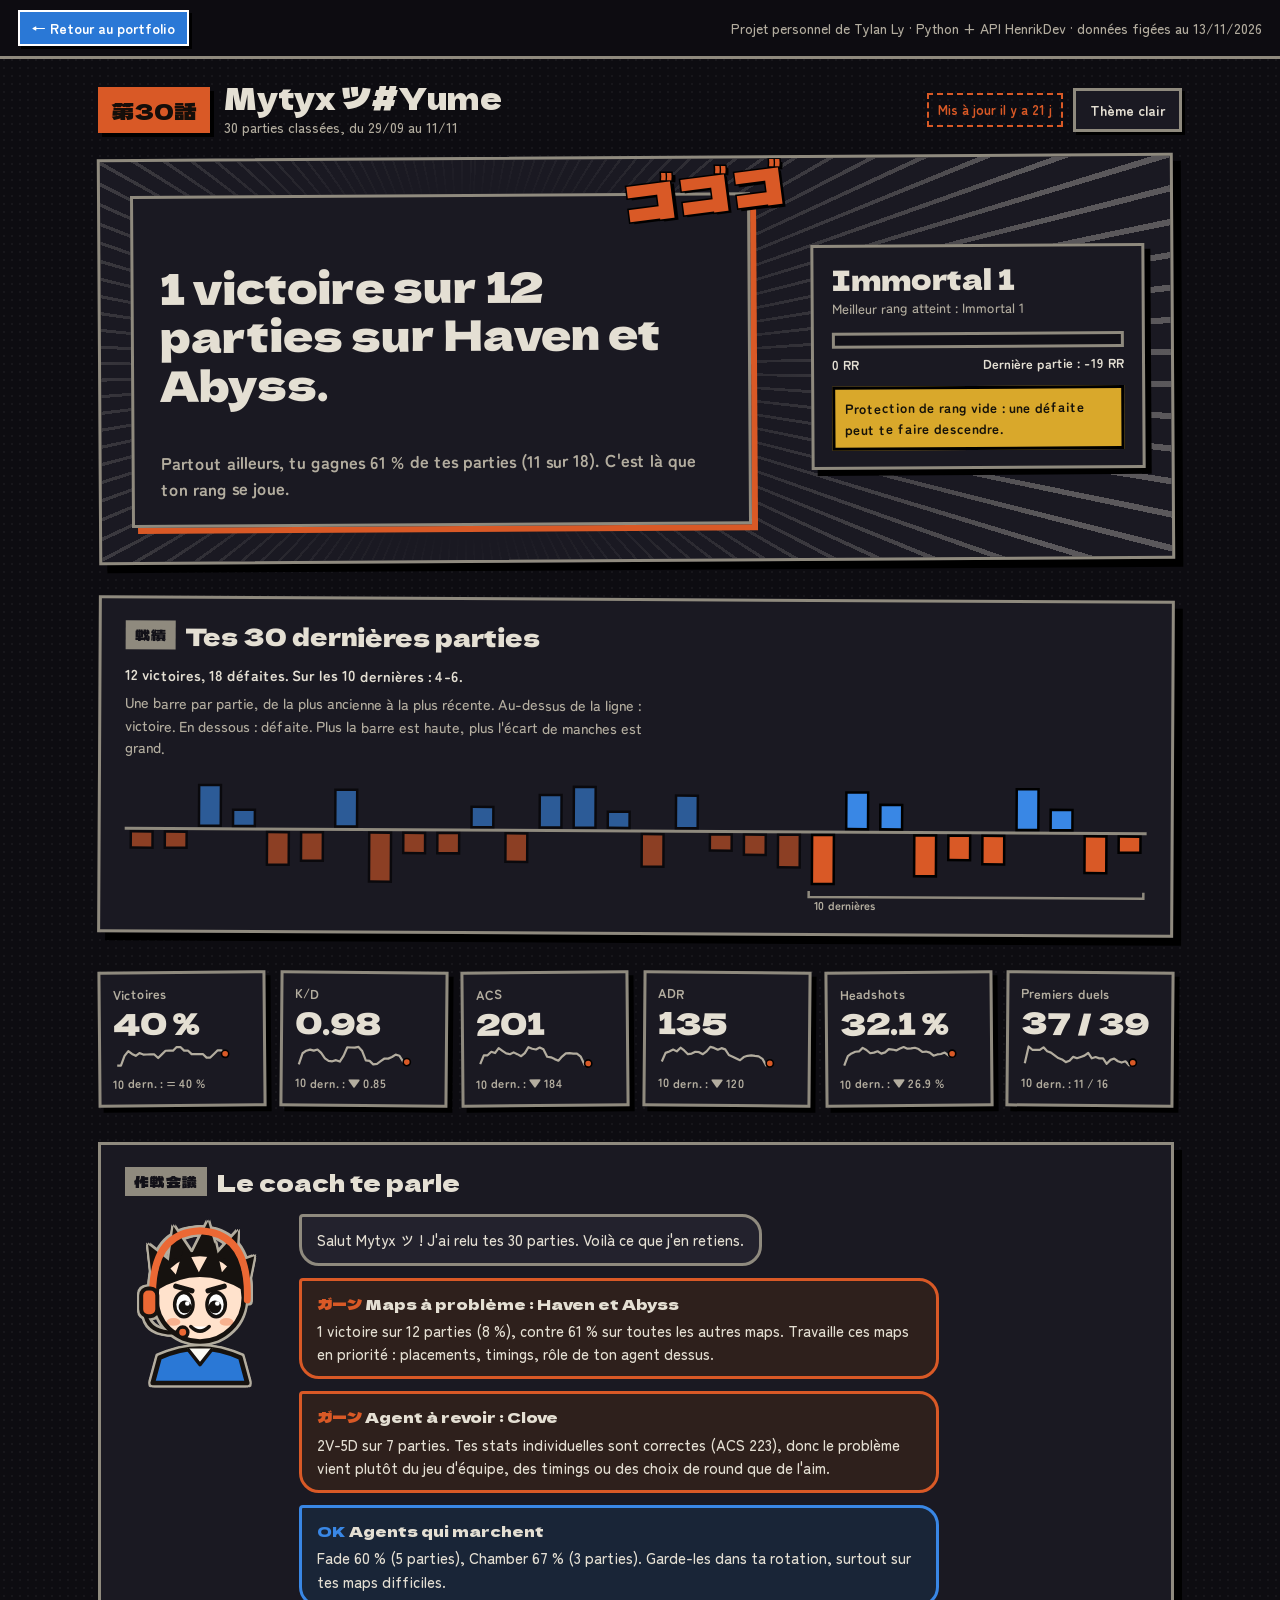
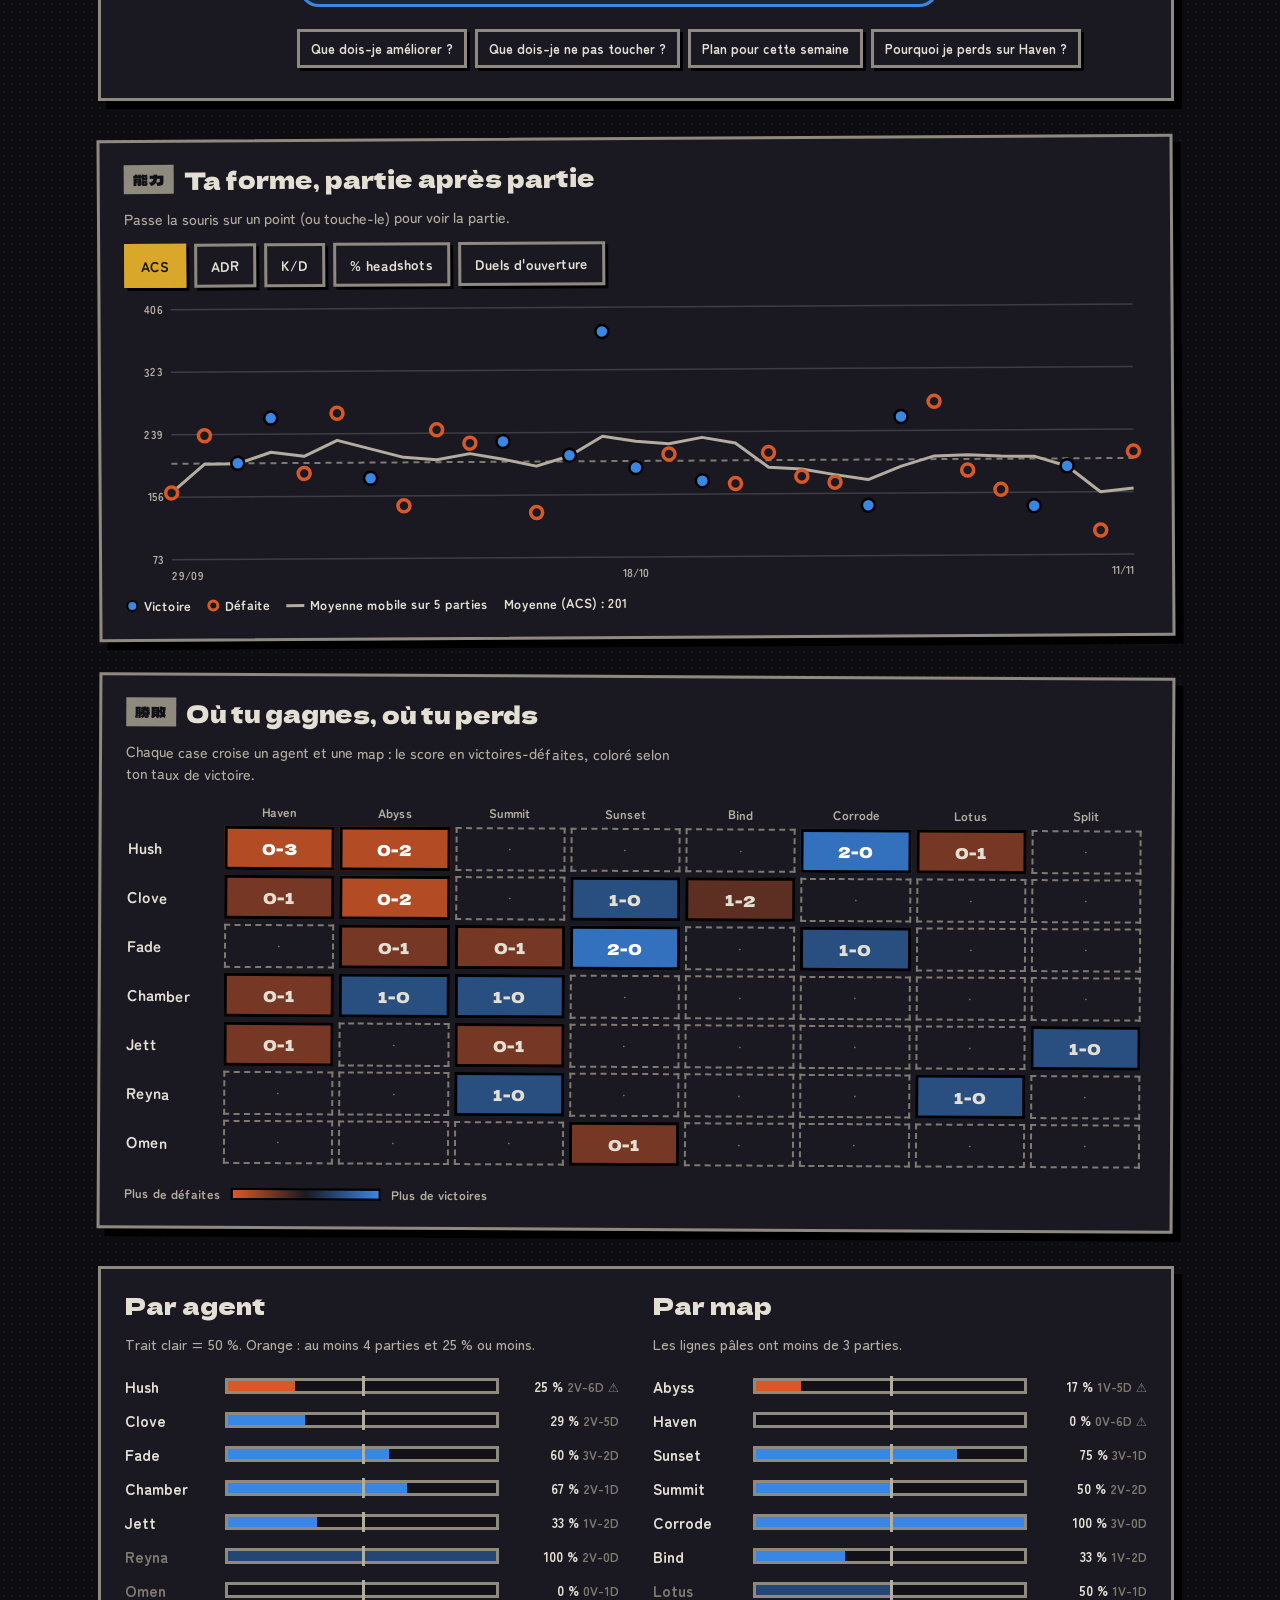
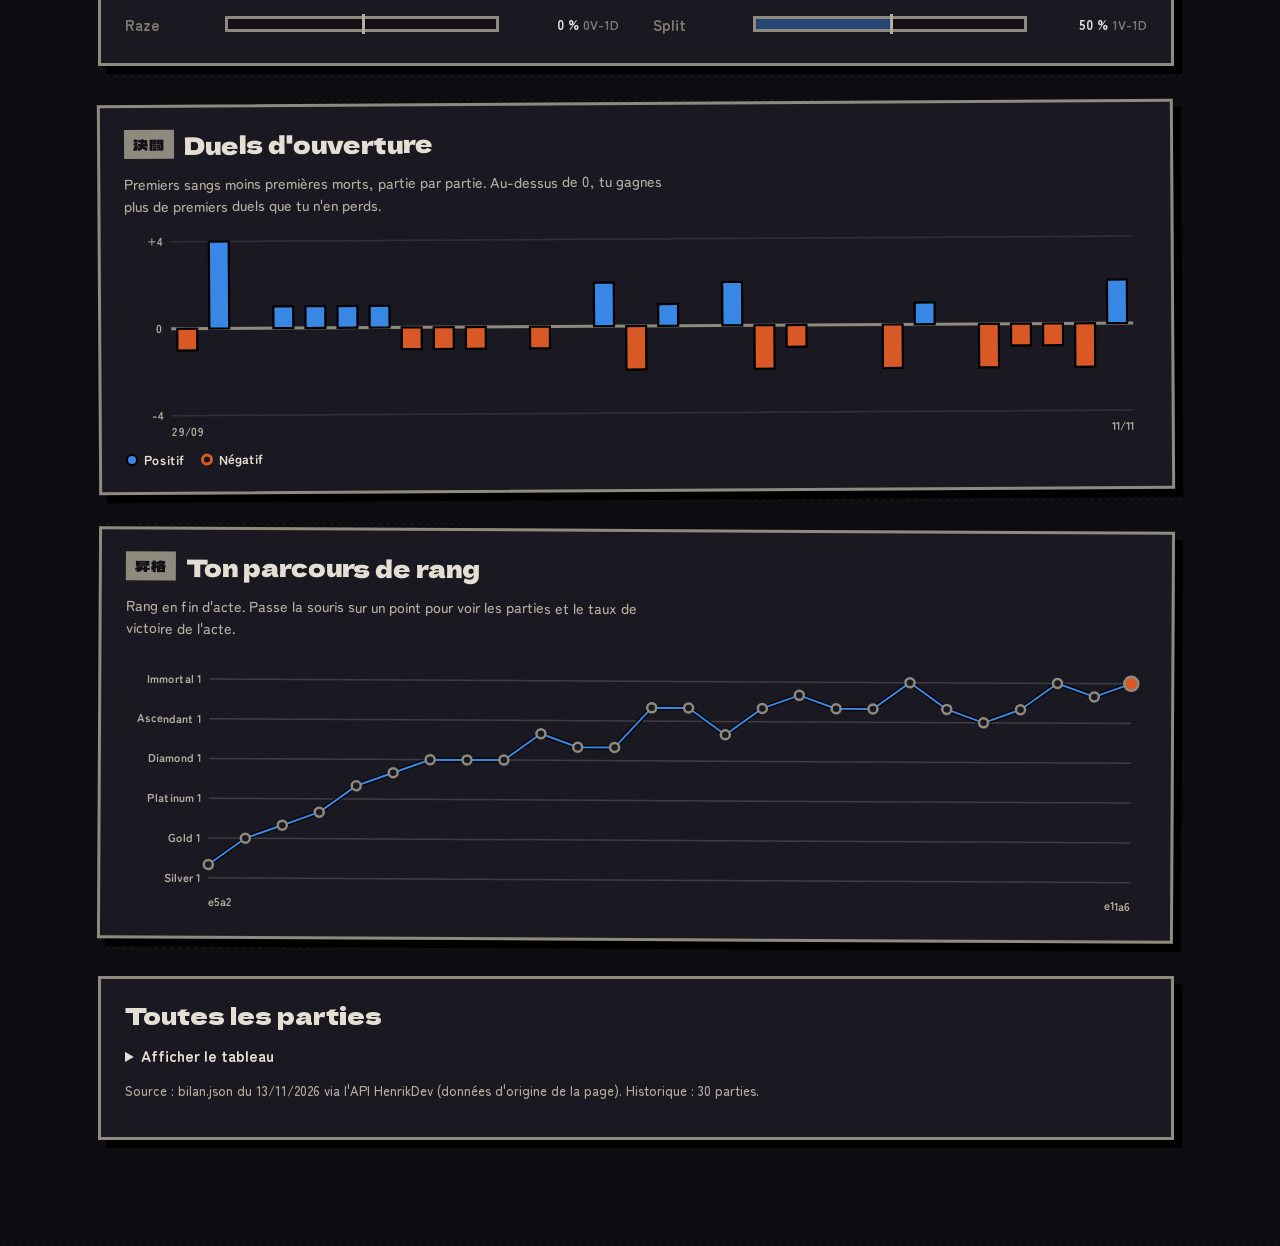
<file: valorant/index.html>
<!DOCTYPE html>
<html lang="fr">
<head>
<meta charset="utf-8">
<meta name="viewport" content="width=device-width,initial-scale=1">
<title>Valorant — Chronique de Mytyx ツ#Yume (version manga)</title>
<link rel="preconnect" href="https://fonts.googleapis.com">
<link rel="preconnect" href="https://fonts.gstatic.com" crossorigin>
<link href="https://fonts.googleapis.com/css2?family=Dela+Gothic+One&family=Zen+Maru+Gothic:wght@500;700;900&display=swap" rel="stylesheet">
<style>
:root{color-scheme:dark;--page:#0d0c11;--paper:#1a1922;--paper2:#121118;--ink:#e4dfd3;--ink2:#b3ad9f;--ink3:#7f7a70;--edge:#8f8a7e;--shadow:#000;--blue:#3987e5;--blueb:#2a78d6;--orange:#d95926;--sun:#d9a82b;--sunink:#17130a;--dot:rgba(255,255,255,.045);--bub:#23222d;--bubfix:#2e201c;--bubkeep:#192537;--inputbg:#121118;--tipbg:#0a0a0e;--tipink:#e4dfd3;--burst:rgba(228,223,211,.32)}
:root[data-theme=light]{color-scheme:light;--page:#f1efe4;--paper:#fbfaf4;--paper2:#f1efe4;--ink:#16120f;--ink2:#4b443d;--ink3:#8a8277;--edge:#16120f;--shadow:#16120f;--blue:#2a78d6;--blueb:#2a78d6;--orange:#eb6834;--sun:#ffd23f;--sunink:#16120f;--dot:rgba(22,18,15,.22);--bub:#ffffff;--bubfix:#fff1ea;--bubkeep:#eaf2fc;--inputbg:#ffffff;--tipbg:#16120f;--tipink:#fbfaf4;--burst:#16120f}
:root{--disp:"Dela Gothic One","Noto Sans CJK JP","Hiragino Sans","Yu Gothic",system-ui,sans-serif;--body:"Zen Maru Gothic","Noto Sans CJK JP","Hiragino Maru Gothic ProN","Yu Gothic",system-ui,sans-serif}
*{box-sizing:border-box}
html{background:var(--page)}
body{margin:0;color:var(--ink);font:500 15.5px/1.55 var(--body);font-variant-numeric:tabular-nums;background:var(--page);background-image:radial-gradient(circle,var(--dot) 1.1px,transparent 1.5px);background-size:8px 8px}
.page{max-width:1120px;margin:0 auto;padding:22px 18px 70px}
h1,h2,h3,.disp{font-family:var(--disp);font-weight:400;margin:0}
.panel{position:relative;background:var(--paper);border:3px solid var(--edge);box-shadow:8px 8px 0 var(--shadow);padding:22px 24px;margin:0 8px 36px 0}
.panel.tilt{transform:rotate(-.35deg)}
.panel.tilt2{transform:rotate(.3deg)}
.tag{display:inline-flex;align-items:center;gap:10px;margin-bottom:14px}
.tag .jp{font:400 15px/1 var(--disp);background:var(--edge);color:var(--paper2);padding:7px 9px;letter-spacing:.06em}
.tag h2{font-size:24px;line-height:1.15}
.hint{color:var(--ink2);font-size:14.5px;margin:0 0 14px;max-width:68ch}
.top{display:flex;flex-wrap:wrap;gap:14px 22px;align-items:center;justify-content:space-between;margin-bottom:30px}
.ep{display:flex;align-items:center;gap:14px}
.epn{font:400 22px/1 var(--disp);background:var(--orange);color:#150e0a;padding:12px 14px;box-shadow:4px 4px 0 var(--shadow)}
h1{font-size:30px;line-height:1.08}
.sub{margin:3px 0 0;color:var(--ink2);font-size:14px}
.tools{display:flex;gap:10px;flex-wrap:wrap;align-items:center}
button,.btn{font:700 14px var(--body);padding:9px 14px;border:3px solid var(--edge);background:var(--paper);color:var(--ink);cursor:pointer;box-shadow:3px 3px 0 var(--shadow);transition:transform .08s,box-shadow .08s,border-color .15s}
button:hover,.btn:hover{transform:translate(-1px,-1px);box-shadow:5px 5px 0 var(--shadow);border-color:var(--ink2)}
button:active,.btn:active{transform:translate(2px,2px);box-shadow:1px 1px 0 var(--shadow)}
.btn.go{background:var(--blueb);color:#fff;border-color:var(--blueb)}
button[aria-pressed=true],button[aria-expanded=true]{background:var(--sun);color:var(--sunink);border-color:var(--sun)}
.fresh{font-size:13px;color:var(--ink2);border:2px dashed var(--ink3);padding:5px 9px}
.fresh.stale{border-color:var(--orange);color:var(--orange);font-weight:700}
.toast{position:fixed;left:50%;bottom:26px;transform:translate(-50%,30px);opacity:0;pointer-events:none;z-index:50;max-width:min(560px,92vw);display:flex;gap:12px;align-items:flex-start;background:var(--paper);color:var(--ink);border:3px solid var(--blueb);box-shadow:6px 6px 0 var(--shadow);padding:14px 18px;transition:opacity .25s,transform .25s}
.toast.show{opacity:1;transform:translate(-50%,0);pointer-events:auto}
.toast.err{border-color:var(--orange)}
.toast b{font:400 15px/1.2 var(--disp);display:block;margin-bottom:3px}
.toast .ic{flex:none;width:28px;height:28px;display:grid;place-items:center;background:var(--blueb);color:#fff;font:400 16px/1 var(--disp)}
.toast.err .ic{background:var(--orange);color:#150e0a}
.toast p{margin:0;font-size:14px;color:var(--ink2)}
@media (prefers-reduced-motion:reduce){.toast{transition:none}}
.msg{font-weight:700;font-size:14px;margin:-12px 0 22px;min-height:0}
.msg.err{color:var(--orange)}
#howpanel ol{margin:6px 0 0;padding-left:22px}
#howpanel li{margin:8px 0}
code{font:700 13px ui-monospace,Consolas,monospace;background:var(--paper2);color:var(--sun);padding:1px 6px;border:2px solid var(--edge)}
:root[data-theme=light] code{background:var(--sun);color:var(--sunink);border-color:var(--ink)}
.drop{display:block;margin-top:16px;border:3px dashed var(--edge);padding:22px;text-align:center;font-weight:700;cursor:pointer;background:var(--paper2)}
.drop.over,body.dragging .drop{background:var(--sun);color:var(--sunink)}
.drop small{display:block;font-weight:500;color:var(--ink2)}
.hero{display:grid;grid-template-columns:minmax(0,1.9fr) minmax(240px,1fr);gap:26px;align-items:stretch;padding:0;overflow:hidden;min-height:330px}
.burst{position:absolute;inset:0;background:repeating-conic-gradient(from 3deg at 34% 52%,var(--burst) 0 .5deg,transparent .5deg 2.6deg);-webkit-mask-image:radial-gradient(circle at 34% 52%,transparent 22%,#000 82%);mask-image:radial-gradient(circle at 34% 52%,transparent 22%,#000 82%)}
.cap,.card{position:relative;z-index:1}
.cap{align-self:center;margin:34px 0 34px 30px;background:var(--paper);border:3px solid var(--edge);box-shadow:6px 6px 0 var(--orange);padding:22px 26px;max-width:620px}
.lead{font:400 clamp(26px,4.2vw,42px)/1.15 var(--disp)}
.lead2{margin:12px 0 0;font-size:17px;color:var(--ink2);font-weight:700}
.sfx{position:absolute;right:calc(34% + 20px);top:8px;font:400 52px/1 var(--disp);color:var(--orange);-webkit-text-stroke:3px #000;paint-order:stroke fill;transform:rotate(-7deg);letter-spacing:.04em;z-index:2;animation:stamp .6s cubic-bezier(.2,.9,.3,1.3) both .15s;text-shadow:3px 3px 0 #000;pointer-events:none}
@keyframes stamp{from{transform:rotate(-7deg) scale(2.2);opacity:0}to{transform:rotate(-7deg) scale(1);opacity:1}}
.card{align-self:center;margin:26px 26px 26px 0;background:var(--paper);border:3px solid var(--edge);box-shadow:6px 6px 0 var(--shadow);padding:16px 18px}
.card .rname{font:400 28px/1.1 var(--disp)}
.card .rsub{font-size:13.5px;color:var(--ink2);margin-top:3px}
.gauge{height:16px;border:3px solid var(--edge);background:var(--paper2);margin:14px 0 6px;position:relative;overflow:hidden}
.gauge i{position:absolute;inset:0 auto 0 0;background:var(--blue);background-image:repeating-linear-gradient(135deg,rgba(255,255,255,.22) 0 4px,transparent 4px 8px)}
.gnum{display:flex;justify-content:space-between;font-size:13px;font-weight:700}
.warn{margin:12px 0 0;padding:8px 10px;background:var(--sun);color:var(--sunink);border:3px solid var(--shadow);font-size:13.5px;font-weight:700}
@media (max-width:860px){.hero{grid-template-columns:1fr}.cap{margin:26px 18px 0}.card{margin:0 18px 26px}.sfx{display:none}}
#ribbon svg{margin-top:4px}
.rrow{display:flex;justify-content:space-between;flex-wrap:wrap;gap:6px 18px;align-items:baseline;font-weight:700;font-size:14.5px;margin-bottom:6px}
.rect-w,.rect-l{transform-box:fill-box;animation:grow .6s cubic-bezier(.2,.8,.2,1) both;animation-delay:calc(var(--i)*18ms)}
.rect-w{transform-origin:bottom}.rect-l{transform-origin:top}
@keyframes grow{from{transform:scaleY(0)}to{transform:scaleY(1)}}
.stats{display:grid;grid-template-columns:repeat(6,minmax(0,1fr));gap:14px;margin-bottom:36px;margin-right:8px}
@media (max-width:1000px){.stats{grid-template-columns:repeat(3,1fr)}}
@media (max-width:560px){.stats{grid-template-columns:repeat(2,1fr)}}
.stat{background:var(--paper);border:3px solid var(--edge);box-shadow:5px 5px 0 var(--shadow);padding:10px 12px 11px}
.stat:nth-child(even){transform:rotate(.5deg)}.stat:nth-child(odd){transform:rotate(-.5deg)}
.stat .k{font-size:13px;font-weight:700;color:var(--ink2)}
.stat .v{font:400 30px/1.1 var(--disp);margin:2px 0 4px}
.stat svg{display:block;width:100%;max-width:116px;height:26px}
.stat .d{font-size:12px;color:var(--ink2);margin-top:5px;font-weight:700}
.coachgrid{display:grid;grid-template-columns:150px minmax(0,1fr);gap:22px;align-items:start}
@media (max-width:700px){.coachgrid{grid-template-columns:1fr}.mascot{max-width:130px}}
.mascot svg{width:100%;height:auto;display:block;filter:drop-shadow(2px 0 0 var(--ink2)) drop-shadow(-2px 0 0 var(--ink2)) drop-shadow(0 2px 0 var(--ink2)) drop-shadow(0 -2px 0 var(--ink2))}
:root[data-theme=light] .mascot svg{filter:none}
.chat{display:flex;flex-direction:column;gap:12px;max-height:560px;overflow-y:auto;padding:4px 6px 8px 2px}
.b{position:relative;max-width:min(92%,640px);padding:11px 15px;border:3px solid var(--edge);background:var(--bub);border-radius:20px;font-size:15px}
.b.coach{align-self:flex-start;border-top-left-radius:4px}
.b.me{align-self:flex-end;background:var(--blueb);border-color:var(--blueb);color:#fff;border-top-right-radius:4px}
.b p{margin:0 0 6px}.b p:last-child{margin:0}
.b ul{margin:4px 0 4px 18px;padding:0}.b li{margin:3px 0}
.b .t{font-family:var(--disp);font-size:15px;display:block;margin-bottom:4px}
.b.fix{background:var(--bubfix);border-color:var(--orange)}.b.keep{background:var(--bubkeep);border-color:var(--blue)}
.b.fix .t::before{content:"ガーン ";color:var(--orange)}
.b.keep .t::before{content:"OK ";color:var(--blue)}
.dots{display:inline-flex;gap:4px}.dots i{width:7px;height:7px;border-radius:50%;background:var(--ink);animation:bl 1s infinite}.dots i:nth-child(2){animation-delay:.15s}.dots i:nth-child(3){animation-delay:.3s}
@keyframes bl{0%,80%,100%{opacity:.25}40%{opacity:1}}
.chips{display:flex;flex-wrap:wrap;gap:8px;margin:14px 0 4px}
.chips button{font-size:13px;padding:7px 11px}
.ask{display:flex;gap:8px;margin-top:10px}
.ask input{flex:1;min-width:0;font:500 15px var(--body);padding:10px 12px;border:3px solid var(--edge);background:var(--inputbg);color:var(--ink)}
.ask[hidden]{display:none}
.askhint{font-size:13px;color:var(--ink2);margin:8px 0 0}
.fine{font-size:13px;color:var(--ink2);margin:14px 0 0}
.fine button{font-size:12.5px;padding:5px 9px;box-shadow:2px 2px 0 var(--shadow)}
textarea{background:var(--inputbg);color:var(--ink);border:3px solid var(--edge);font:12px/1.4 ui-monospace,Consolas,monospace;padding:8px}
.seg{display:flex;gap:8px;flex-wrap:wrap;margin:0 0 10px}
.legend{display:flex;gap:16px;flex-wrap:wrap;font-size:13px;font-weight:700;margin-top:8px}
.legend i{display:inline-block;width:12px;height:12px;border-radius:50%;vertical-align:-1px;margin-right:6px;border:2px solid var(--shadow)}
.legend .win{background:var(--blue)}.legend .loss{background:var(--paper);border-color:var(--orange);border-width:3px}
.legend .ln{width:18px;height:3px;border-radius:0;background:var(--ink2);border:0;vertical-align:3px}
svg{display:block;width:100%;height:auto;overflow:visible}
svg text{fill:var(--ink2);font-size:11.5px;font-family:var(--body);font-weight:700}
.two{display:grid;grid-template-columns:1fr 1fr;gap:34px}
@media (max-width:860px){.two{grid-template-columns:1fr}}
.rows .row{display:grid;grid-template-columns:90px 1fr 110px;gap:10px;align-items:center;padding:5px 0}
.row .lab{font-weight:700;white-space:nowrap;overflow:hidden;text-overflow:ellipsis}
.row .track{position:relative;height:16px;border:3px solid var(--edge);background:var(--paper2)}
.row .fill{position:absolute;inset:0 auto 0 0;background:var(--blue)}
.row.warn2 .fill{background:var(--orange)}
.row.low .fill{opacity:.45}
.row .mid{position:absolute;left:50%;top:-5px;bottom:-5px;width:3px;background:var(--ink2)}
.row .val{font-size:13.5px;text-align:right;white-space:nowrap;font-weight:700}
.row .val span{color:var(--ink3);font-size:12.5px}
.row.low .lab{color:var(--ink3)}
.hwrap{overflow-x:auto;padding:2px 6px 8px 2px}
.heat{display:grid;gap:5px;min-width:620px}
.heat .hh{font-size:12.5px;font-weight:700;text-align:center;align-self:end;color:var(--ink2)}
.heat .hl{font-weight:700;align-self:center;white-space:nowrap}
.hc{height:44px;border:3px solid var(--shadow);display:flex;align-items:center;justify-content:center;font:400 15px var(--disp)}
.hc.empty{border:2px dashed var(--ink3);color:var(--ink3);font-family:var(--body)}
.hlegend{display:flex;align-items:center;gap:10px;font-size:12.5px;font-weight:700;margin-top:12px;color:var(--ink2)}
.hlegend i{display:block;width:150px;height:12px;border:2px solid var(--shadow);background:linear-gradient(90deg,var(--orange),var(--paper) 50%,var(--blue))}
details summary{cursor:pointer;font-weight:700}
.tw{overflow-x:auto}
table{border-collapse:collapse;width:100%;font-size:13.5px;margin-top:12px}
th,td{padding:6px 9px;text-align:right;border-bottom:2px solid var(--edge);white-space:nowrap}
th{color:var(--ink2)}
th:nth-child(-n+4),td:nth-child(-n+4){text-align:left}
td.w{color:var(--blue);font-weight:900}td.l{color:var(--orange);font-weight:900}
.note{font-size:13px;color:var(--ink2);margin:14px 0 0}
#tip{position:fixed;z-index:50;pointer-events:none;background:var(--tipbg);color:var(--tipink);padding:9px 11px;font-size:12.5px;line-height:1.45;max-width:270px;display:none;border:2px solid var(--edge);box-shadow:4px 4px 0 var(--orange)}
:focus-visible{outline:3px solid var(--sun);outline-offset:2px}
@media (prefers-reduced-motion:reduce){.rect-w,.rect-l,.sfx,.dots i{animation:none}button,.btn{transition:none}}
.pf-back{position:sticky;top:0;z-index:60;display:flex;gap:14px;align-items:center;justify-content:space-between;flex-wrap:wrap;padding:10px 18px;background:#0d0c11;color:#e4dfd3;border-bottom:3px solid #8f8a7e;font:700 14px/1.3 "Zen Maru Gothic",system-ui,sans-serif}
.pf-back a{color:#fff;text-decoration:none;background:#2a78d6;padding:7px 12px;border:2px solid #fff;box-shadow:3px 3px 0 #000}
.pf-back span{color:#b3ad9f;font-weight:500}
#howto,label[for=file],#howpanel,.fine,#copybox{display:none!important}
</style>
</head>
<body>
<div class="pf-back"><a href="../index.html#realisations">&larr; Retour au portfolio</a><span>Projet personnel de Tylan Ly &middot; Python + API HenrikDev &middot; donn&eacute;es fig&eacute;es au 13/11/2026</span></div>

<div class="page">
<header class="top">
  <div class="ep"><span class="epn" id="epn">第0話</span><div><h1 id="title">Valorant</h1><p class="sub" id="subtitle"></p></div></div>
  <div class="tools">
    <span class="fresh" id="fresh"></span>
    <button id="theme" type="button" aria-label="Changer de thème">Thème clair</button>
    <button id="howto" type="button" aria-expanded="false" aria-controls="howpanel">Mettre à jour</button>
    <label class="btn go" for="file">Charger bilan.json</label>
    <input id="file" type="file" accept=".json,application/json" hidden>
  </div>
</header>

<div class="panel" id="howpanel" hidden>
  <div class="tag"><span class="jp">更新</span><h2>Mettre à jour tes stats</h2></div>
  <ol>
    <li><b>Sur ton PC</b> : double-clique sur <code>actualiser.bat</code> (ou, dans le Terminal de PyCharm : <code>python valo_bilan.py --update</code>). Colle ta clé HenrikDev et attends environ 30 secondes.</li>
    <li><b>Ici</b> : glisse le fichier <code>bilan.json</code> (dans ton dossier PythonProject1) sur la zone ci-dessous, ou clique dessus pour le choisir.</li>
    <li><b>C'est tout.</b> Les nouvelles parties s'ajoutent à ton historique, et le coach relit tout.</li>
  </ol>
  <label class="drop" id="drop" for="file">Glisse <code>bilan.json</code> ici<small>ou clique pour le choisir</small></label>
</div>
<div class="msg" id="msg" role="status"></div>

<section class="panel hero tilt" aria-label="Verdict">
  <div class="burst" aria-hidden="true"></div>
  <div class="sfx" aria-hidden="true">ゴゴゴ</div>
  <div class="cap"><p class="lead" id="verdict"></p><p class="lead2" id="verdict2"></p></div>
  <aside class="card" id="rankbox" aria-label="Rang actuel"></aside>
</section>

<section class="panel tilt2">
  <div class="tag"><span class="jp">戦績</span><h2 id="rtitle">Tes dernières parties</h2></div>
  <div class="rrow"><span id="rsum"></span></div>
  <p class="hint">Une barre par partie, de la plus ancienne à la plus récente. Au-dessus de la ligne : victoire. En dessous : défaite. Plus la barre est haute, plus l'écart de manches est grand.</p>
  <div id="ribbon"></div>
</section>

<div class="stats" id="tiles" aria-label="Chiffres clés"></div>

<section class="panel" id="coachpanel">
  <div class="tag"><span class="jp">作戦会議</span><h2>Le coach te parle</h2></div>
  <div class="coachgrid">
    <div class="mascot" aria-hidden="true">
      <svg viewBox="0 0 130 150" xmlns="http://www.w3.org/2000/svg">
        <path d="M24 66 L20 30 L38 44 L42 14 L58 38 L72 10 L80 38 L98 18 L96 46 L112 40 L106 70 Z" fill="#16120f"/>
        <path d="M30 128 Q65 112 100 128 L106 150 L24 150 Z" fill="#2a78d6" stroke="#16120f" stroke-width="4" stroke-linejoin="round"/>
        <path d="M54 120 L65 134 L76 120" fill="#fbfaf4" stroke="#16120f" stroke-width="3" stroke-linejoin="round"/>
        <circle cx="65" cy="76" r="38" fill="#ffe2cc" stroke="#16120f" stroke-width="4"/>
        <path d="M27 70 L30 40 L44 56 L52 30 L64 54 L78 28 L84 54 L98 38 L103 70 Q65 46 27 70 Z" fill="#16120f"/>
        <path d="M44 66 L58 70" stroke="#16120f" stroke-width="4.5" stroke-linecap="round"/><path d="M86 66 L72 70" stroke="#16120f" stroke-width="4.5" stroke-linecap="round"/>
        <ellipse cx="51" cy="82" rx="8" ry="10.5" fill="#fff" stroke="#16120f" stroke-width="3"/><ellipse cx="79" cy="82" rx="8" ry="10.5" fill="#fff" stroke="#16120f" stroke-width="3"/>
        <circle cx="52" cy="84" r="5.5" fill="#16120f"/><circle cx="78" cy="84" r="5.5" fill="#16120f"/>
        <circle cx="54" cy="81" r="2" fill="#fff"/><circle cx="80" cy="81" r="2" fill="#fff"/>
        <ellipse cx="42" cy="97" rx="6" ry="3.4" fill="#eb6834" opacity=".4"/><ellipse cx="88" cy="97" rx="6" ry="3.4" fill="#eb6834" opacity=".4"/>
        <path d="M57 101 Q65 109 73 101" fill="#fff" stroke="#16120f" stroke-width="3" stroke-linecap="round" stroke-linejoin="round"/>
        <path d="M24 78 Q22 20 65 18 Q108 20 106 78" fill="none" stroke="#eb6834" stroke-width="6" stroke-linecap="round"/>
        <rect x="14" y="68" width="14" height="24" rx="6" fill="#eb6834" stroke="#16120f" stroke-width="3.5"/>
        <path d="M18 92 Q22 108 48 106" fill="none" stroke="#16120f" stroke-width="3.5" stroke-linecap="round"/><circle cx="50" cy="106" r="4.5" fill="#eb6834" stroke="#16120f" stroke-width="3"/>
      </svg>
    </div>
    <div>
      <div class="chat" id="chat" aria-live="polite"></div>
      <div class="chips" id="chips"></div>
      <form class="ask" id="ask" hidden><input id="q" type="text" maxlength="300" placeholder="Pose ta question au coach…" aria-label="Ta question au coach" autocomplete="off"><button type="submit" id="send">Envoyer</button></form>
      <p class="askhint" id="askhint"></p>
    </div>
  </div>
  <p class="fine">Besoin de parler de tes stats dans une conversation Claude ? <button id="copy" type="button">Copier un résumé texte</button> puis colle-le dans le chat.</p>
  <div id="copybox" hidden><textarea id="copytext" readonly aria-label="Résumé à copier" style="width:100%;height:150px;margin-top:8px"></textarea></div>
</section>

<section class="panel tilt">
  <div class="tag"><span class="jp">能力</span><h2>Ta forme, partie après partie</h2></div>
  <p class="hint">Passe la souris sur un point (ou touche-le) pour voir la partie.</p>
  <div class="seg" id="metrics" role="group" aria-label="Choisir la statistique"></div>
  <div id="trend"></div>
  <div class="legend"><span><i class="win"></i>Victoire</span><span><i class="loss"></i>Défaite</span><span><i class="ln"></i>Moyenne mobile sur 5 parties</span><span id="meanlab"></span></div>
</section>

<section class="panel tilt2">
  <div class="tag"><span class="jp">勝敗</span><h2>Où tu gagnes, où tu perds</h2></div>
  <p class="hint">Chaque case croise un agent et une map : le score en victoires-défaites, coloré selon ton taux de victoire.</p>
  <div class="hwrap"><div class="heat" id="heat"></div></div>
  <div class="hlegend"><span>Plus de défaites</span><i></i><span>Plus de victoires</span></div>
</section>

<section class="panel">
  <div class="two">
    <div><div class="tag"><h2>Par agent</h2></div><p class="hint">Trait clair = 50 %. Orange : au moins 4 parties et 25 % ou moins.</p><div class="rows" id="agents"></div></div>
    <div><div class="tag"><h2>Par map</h2></div><p class="hint">Les lignes pâles ont moins de 3 parties.</p><div class="rows" id="maps"></div></div>
  </div>
</section>

<section class="panel tilt">
  <div class="tag"><span class="jp">決闘</span><h2>Duels d'ouverture</h2></div>
  <p class="hint">Premiers sangs moins premières morts, partie par partie. Au-dessus de 0, tu gagnes plus de premiers duels que tu n'en perds.</p>
  <div id="duels"></div>
  <div class="legend"><span><i class="win"></i>Positif</span><span><i class="loss"></i>Négatif</span></div>
</section>

<section class="panel tilt2">
  <div class="tag"><span class="jp">昇格</span><h2>Ton parcours de rang</h2></div>
  <p class="hint">Rang en fin d'acte. Passe la souris sur un point pour voir les parties et le taux de victoire de l'acte.</p>
  <div id="rank"></div>
</section>

<section class="panel">
  <div class="tag"><h2>Toutes les parties</h2></div>
  <details id="det"><summary>Afficher le tableau</summary><div class="tw"><table id="table"></table></div></details>
  <p class="note" id="foot"></p>
  <p class="note"><button id="reset" type="button" hidden>Revenir aux données d'origine de cette page</button></p>
</section>
</div>
<div id="tip" role="tooltip"></div>

<script>
const DEFAULT_DATA = {"generated_at":"2026-11-13T14:01:47.075089+00:00","player":{"name":"Mytyx ツ","tag":"Yume","region":"eu"},"current":{"tier":{"id":24,"name":"Immortal 1"},"rr":0,"last_change":-19,"elo":2100,"games_needed_for_rating":0,"rank_protection_shields":0,"is_at_rank_protected_tier":true,"rank_protection_status":"Empty","games_needed_for_leaderboard":0,"leaderboard_placement":null},"peak":{"season":{"id":"4c4b8cff-43eb-13d3-8f14-96b783c90cd2","short":"e10a6"},"ranking_schema":"ascendant","tier":{"id":24,"name":"Immortal 1"},"rr":0},"seasonal":[{"s":"e5a2","w":9,"g":23,"t":"Silver 2","i":10,"rr":62},{"s":"e5a3","w":15,"g":30,"t":"Gold 1","i":12,"rr":0},{"s":"e6a1","w":16,"g":30,"t":"Gold 2","i":13,"rr":0},{"s":"e6a2","w":12,"g":23,"t":"Gold 3","i":14,"rr":37},{"s":"e6a3","w":23,"g":36,"t":"Platinum 2","i":16,"rr":79},{"s":"e7a1","w":74,"g":158,"t":"Platinum 3","i":17,"rr":10},{"s":"e7a2","w":38,"g":72,"t":"Diamond 1","i":18,"rr":40},{"s":"e7a3","w":2,"g":6,"t":"Diamond 1","i":18,"rr":0},{"s":"e8a1","w":72,"g":150,"t":"Diamond 1","i":18,"rr":0},{"s":"e8a2","w":42,"g":75,"t":"Diamond 3","i":20,"rr":0},{"s":"e8a3","w":39,"g":80,"t":"Diamond 2","i":19,"rr":82},{"s":"e9a1","w":74,"g":150,"t":"Diamond 2","i":19,"rr":33},{"s":"e9a2","w":43,"g":69,"t":"Ascendant 2","i":22,"rr":10},{"s":"e9a3","w":72,"g":137,"t":"Ascendant 2","i":22,"rr":60},{"s":"e10a1","w":38,"g":89,"t":"Diamond 3","i":20,"rr":48},{"s":"e10a2","w":51,"g":102,"t":"Ascendant 2","i":22,"rr":35},{"s":"e10a3","w":51,"g":99,"t":"Ascendant 3","i":23,"rr":0},{"s":"e10a4","w":73,"g":156,"t":"Ascendant 2","i":22,"rr":37},{"s":"e10a5","w":35,"g":75,"t":"Ascendant 2","i":22,"rr":29},{"s":"e10a6","w":30,"g":49,"t":"Immortal 1","i":24,"rr":29},{"s":"e11a1","w":41,"g":95,"t":"Ascendant 2","i":22,"rr":54},{"s":"e11a2","w":11,"g":31,"t":"Ascendant 1","i":21,"rr":70},{"s":"e11a3","w":55,"g":109,"t":"Ascendant 2","i":22,"rr":11},{"s":"e11a4","w":67,"g":139,"t":"Immortal 1","i":24,"rr":37},{"s":"e11a5","w":60,"g":130,"t":"Ascendant 3","i":23,"rr":48},{"s":"e11a6","w":11,"g":22,"t":"Immortal 1","i":24,"rr":0}],"matches":[{"date":"2026-11-11T16:08:31.101Z","map":"Bind","mode":"Competitive","agent":"Clove","won":false,"rounds":24,"score_team":11,"score_enemy":13,"kills":16,"deaths":21,"assists":15,"acs":210,"adr":149,"hs_pct":29.6,"fb":2,"fd":0,"rank":"Immortal 1"},{"date":"2026-11-11T15:19:28.079Z","map":"Haven","mode":"Competitive","agent":"Clove","won":false,"rounds":19,"score_team":6,"score_enemy":13,"kills":5,"deaths":21,"assists":12,"acs":105,"adr":75,"hs_pct":15.4,"fb":1,"fd":3,"rank":"Immortal 1"},{"date":"2026-11-11T14:38:14.362Z","map":"Lotus","mode":"Competitive","agent":"Reyna","won":true,"rounds":23,"score_team":13,"score_enemy":10,"kills":17,"deaths":16,"assists":6,"acs":191,"adr":133,"hs_pct":36.8,"fb":1,"fd":2,"rank":"Immortal 1"},{"date":"2026-11-11T14:05:19.355Z","map":"Corrode","mode":"Competitive","agent":"Fade","won":true,"rounds":18,"score_team":13,"score_enemy":5,"kills":11,"deaths":8,"assists":7,"acs":138,"adr":77,"hs_pct":24.0,"fb":0,"fd":1,"rank":"Immortal 1"},{"date":"2026-11-08T15:35:24.302Z","map":"Abyss","mode":"Competitive","agent":"Hush","won":false,"rounds":21,"score_team":8,"score_enemy":13,"kills":12,"deaths":15,"assists":2,"acs":160,"adr":98,"hs_pct":35.7,"fb":1,"fd":3,"rank":"Immortal 1"},{"date":"2026-11-08T14:59:56.534Z","map":"Haven","mode":"Competitive","agent":"Hush","won":false,"rounds":22,"score_team":9,"score_enemy":13,"kills":15,"deaths":18,"assists":4,"acs":186,"adr":116,"hs_pct":17.1,"fb":1,"fd":1,"rank":"Immortal 1"},{"date":"2026-11-07T20:41:50.825Z","map":"Abyss","mode":"Competitive","agent":"Hush","won":false,"rounds":18,"score_team":5,"score_enemy":13,"kills":19,"deaths":14,"assists":2,"acs":278,"adr":185,"hs_pct":37.8,"fb":2,"fd":1,"rank":"Immortal 1"},{"date":"2026-11-07T20:02:49.783Z","map":"Corrode","mode":"Competitive","agent":"Hush","won":true,"rounds":22,"score_team":13,"score_enemy":9,"kills":20,"deaths":16,"assists":4,"acs":258,"adr":174,"hs_pct":25.9,"fb":3,"fd":5,"rank":"Immortal 1"},{"date":"2026-11-02T19:39:15.541Z","map":"Summit","mode":"Competitive","agent":"Reyna","won":true,"rounds":19,"score_team":13,"score_enemy":6,"kills":11,"deaths":12,"assists":3,"acs":140,"adr":83,"hs_pct":20.8,"fb":0,"fd":0,"rank":"Immortal 1"},{"date":"2026-11-02T19:13:04.361Z","map":"Bind","mode":"Competitive","agent":"Clove","won":false,"rounds":16,"score_team":3,"score_enemy":13,"kills":8,"deaths":16,"assists":6,"acs":171,"adr":106,"hs_pct":25.8,"fb":0,"fd":0,"rank":"Immortal 1"},{"date":"2026-11-02T18:39:57.834Z","map":"Abyss","mode":"Competitive","agent":"Fade","won":false,"rounds":20,"score_team":7,"score_enemy":13,"kills":12,"deaths":14,"assists":6,"acs":179,"adr":109,"hs_pct":41.7,"fb":0,"fd":1,"rank":"Immortal 1"},{"date":"2026-11-01T16:24:03.292Z","map":"Haven","mode":"Competitive","agent":"Hush","won":false,"rounds":23,"score_team":10,"score_enemy":13,"kills":17,"deaths":20,"assists":7,"acs":211,"adr":163,"hs_pct":46.2,"fb":0,"fd":2,"rank":"Immortal 1"},{"date":"2026-11-01T15:34:14.263Z","map":"Lotus","mode":"Competitive","agent":"Hush","won":false,"rounds":24,"score_team":11,"score_enemy":13,"kills":14,"deaths":19,"assists":3,"acs":170,"adr":120,"hs_pct":23.3,"fb":3,"fd":1,"rank":"Immortal 1"},{"date":"2026-11-01T15:01:09.744Z","map":"Corrode","mode":"Competitive","agent":"Hush","won":true,"rounds":20,"score_team":13,"score_enemy":7,"kills":12,"deaths":15,"assists":8,"acs":174,"adr":113,"hs_pct":44.4,"fb":3,"fd":3,"rank":"Immortal 1"},{"date":"2026-11-01T14:22:54.194Z","map":"Haven","mode":"Competitive","agent":"Hush","won":false,"rounds":20,"score_team":7,"score_enemy":13,"kills":15,"deaths":13,"assists":2,"acs":210,"adr":136,"hs_pct":36.1,"fb":2,"fd":1,"rank":"Immortal 1"},{"date":"2026-10-18T16:29:44.302Z","map":"Abyss","mode":"Competitive","agent":"Chamber","won":true,"rounds":28,"score_team":15,"score_enemy":13,"kills":18,"deaths":19,"assists":8,"acs":192,"adr":136,"hs_pct":37.2,"fb":0,"fd":2,"rank":"Immortal 1"},{"date":"2026-10-18T15:52:47.894Z","map":"Bind","mode":"Competitive","agent":"Clove","won":true,"rounds":18,"score_team":13,"score_enemy":5,"kills":26,"deaths":10,"assists":8,"acs":374,"adr":257,"hs_pct":43.1,"fb":2,"fd":0,"rank":"Ascendant 3"},{"date":"2026-10-17T20:09:43.832Z","map":"Sunset","mode":"Competitive","agent":"Fade","won":true,"rounds":20,"score_team":13,"score_enemy":7,"kills":15,"deaths":10,"assists":9,"acs":209,"adr":140,"hs_pct":37.1,"fb":0,"fd":0,"rank":"Ascendant 3"},{"date":"2026-10-17T19:32:26.082Z","map":"Summit","mode":"Competitive","agent":"Jett","won":false,"rounds":21,"score_team":8,"score_enemy":13,"kills":10,"deaths":15,"assists":4,"acs":133,"adr":87,"hs_pct":33.3,"fb":2,"fd":3,"rank":"Ascendant 3"},{"date":"2026-10-17T18:50:54.753Z","map":"Sunset","mode":"Competitive","agent":"Clove","won":true,"rounds":23,"score_team":13,"score_enemy":10,"kills":21,"deaths":18,"assists":11,"acs":228,"adr":166,"hs_pct":21.1,"fb":0,"fd":0,"rank":"Unrated"},{"date":"2026-10-11T14:57:33.979Z","map":"Abyss","mode":"Competitive","agent":"Clove","won":false,"rounds":23,"score_team":10,"score_enemy":13,"kills":19,"deaths":19,"assists":5,"acs":226,"adr":153,"hs_pct":44.7,"fb":0,"fd":1,"rank":"Ascendant 3"},{"date":"2026-10-11T14:14:40.597Z","map":"Abyss","mode":"Competitive","agent":"Clove","won":false,"rounds":23,"score_team":10,"score_enemy":13,"kills":20,"deaths":21,"assists":10,"acs":244,"adr":179,"hs_pct":45.5,"fb":1,"fd":2,"rank":"Ascendant 3"},{"date":"2026-10-11T12:52:05.527Z","map":"Sunset","mode":"Competitive","agent":"Omen","won":false,"rounds":16,"score_team":3,"score_enemy":13,"kills":6,"deaths":14,"assists":7,"acs":143,"adr":93,"hs_pct":12.0,"fb":0,"fd":1,"rank":"Ascendant 3"},{"date":"2026-10-05T18:33:06.334Z","map":"Split","mode":"Competitive","agent":"Jett","won":true,"rounds":19,"score_team":13,"score_enemy":6,"kills":12,"deaths":13,"assists":5,"acs":180,"adr":121,"hs_pct":24.2,"fb":1,"fd":0,"rank":"Ascendant 3"},{"date":"2026-10-05T17:54:38.098Z","map":"Summit","mode":"Competitive","agent":"Fade","won":false,"rounds":21,"score_team":8,"score_enemy":13,"kills":17,"deaths":18,"assists":5,"acs":267,"adr":173,"hs_pct":39.5,"fb":1,"fd":0,"rank":"Ascendant 3"},{"date":"2026-10-05T14:50:11.817Z","map":"Haven","mode":"Competitive","agent":"Chamber","won":false,"rounds":20,"score_team":7,"score_enemy":13,"kills":13,"deaths":12,"assists":2,"acs":187,"adr":120,"hs_pct":34.6,"fb":1,"fd":0,"rank":"Ascendant 3"},{"date":"2026-10-01T18:44:28.44Z","map":"Sunset","mode":"Competitive","agent":"Fade","won":true,"rounds":26,"score_team":14,"score_enemy":12,"kills":24,"deaths":17,"assists":7,"acs":261,"adr":170,"hs_pct":40.7,"fb":2,"fd":1,"rank":"Ascendant 3"},{"date":"2026-10-01T18:07:54.218Z","map":"Summit","mode":"Competitive","agent":"Chamber","won":true,"rounds":18,"score_team":13,"score_enemy":5,"kills":13,"deaths":9,"assists":4,"acs":201,"adr":154,"hs_pct":38.7,"fb":2,"fd":2,"rank":"Ascendant 3"},{"date":"2026-10-01T15:33:29.285Z","map":"Haven","mode":"Competitive","agent":"Jett","won":false,"rounds":26,"score_team":12,"score_enemy":14,"kills":25,"deaths":16,"assists":2,"acs":238,"adr":168,"hs_pct":40.8,"fb":5,"fd":1,"rank":"Ascendant 3"},{"date":"2026-09-29T19:56:25.803Z","map":"Split","mode":"Competitive","agent":"Raze","won":false,"rounds":24,"score_team":11,"score_enemy":13,"kills":13,"deaths":18,"assists":7,"acs":162,"adr":110,"hs_pct":11.1,"fb":1,"fd":2,"rank":"Ascendant 3"}]};
</script>
<script>
(function(){
'use strict';
const $=id=>document.getElementById(id);
const esc=s=>String(s==null?'':s).replace(/[&<>"']/g,c=>({'&':'&amp;','<':'&lt;','>':'&gt;','"':'&quot;',"'":'&#39;'}[c]));
const r1=x=>Math.round(x*10)/10, r2=x=>Math.round(x*100)/100;
const sum=(a,k)=>a.reduce((s,x)=>s+(x[k]||0),0);
const avg=(a,k)=>a.length?sum(a,k)/a.length:0;
const TIERS=['Iron','Bronze','Silver','Gold','Platinum','Diamond','Ascendant','Immortal','Radiant'];
const tierName=id=>id>=27?'Radiant':TIERS[Math.floor((id-3)/3)]+' '+((id-3)%3+1);
const dmy=d=>d?d.slice(8,10)+'/'+d.slice(5,7):'';
const dmyy=d=>d?d.slice(8,10)+'/'+d.slice(5,7)+'/'+d.slice(0,4):'';
const joinFr=a=>a.length<2?a.join(''):a.slice(0,-1).join(', ')+' et '+a[a.length-1];
const KEY='valo_hist_v3', LIMIT=300, RIBBON_N=40, TREND_N=60;
let D=null, metric='acs', origin='default', DB=null, DB_PATH='', SAMPLE=null, chatBusy=false;
const chatLog=[]; // {role,content} for Claude

function normalize(raw){
  if(raw&&raw.mmr){
    return {generated_at:raw.generated_at,player:raw.player,current:raw.mmr.current||{},peak:raw.mmr.peak||null,
      seasonal:(raw.mmr.seasonal||[]).map(x=>({s:x.season.short,w:x.wins,g:x.games,t:x.end_tier.name,i:x.end_tier.id,rr:x.end_rr})),
      matches:raw.matches||[]};
  }
  if(raw&&Array.isArray(raw.matches)) return {generated_at:raw.generated_at,player:raw.player||{},current:raw.current||{},peak:raw.peak||null,seasonal:raw.seasonal||[],matches:raw.matches};
  throw new Error('Fichier non reconnu : choisis le bilan.json créé par le script.');
}
function mergeData(base,inc){
  const by=new Map();
  (base?base.matches:[]).forEach(m=>{if(m&&m.date)by.set(m.date,m);});
  inc.matches.forEach(m=>{if(m&&m.date)by.set(m.date,m);});
  const matches=[...by.values()].sort((a,b)=>b.date.localeCompare(a.date)).slice(0,LIMIT);
  return Object.assign({},inc,{matches});
}
function agg(a){
  const n=a.length; if(!n) return null;
  const k=sum(a,'kills'),d=sum(a,'deaths'),w=a.filter(x=>x.won).length;
  return {n,w,l:n-w,wr:100*w/n,kd:d?k/d:k,acs:avg(a,'acs'),adr:avg(a,'adr'),hs:avg(a,'hs_pct'),fb:sum(a,'fb'),fd:sum(a,'fd')};
}
function group(a,key){const g={};a.forEach(m=>{(g[m[key]]=g[m[key]]||[]).push(m)});return g;}
const kdOf=m=>m.deaths?m.kills/m.deaths:m.kills;
const oldest=n=>D.matches.slice(0,n).reverse();
const METRICS={
  acs:{label:'ACS',fn:m=>m.acs,fmt:v=>Math.round(v)},
  adr:{label:'ADR',fn:m=>m.adr,fmt:v=>Math.round(v)},
  kd:{label:'K/D',fn:kdOf,fmt:v=>r2(v).toFixed(2)},
  hs:{label:'% headshots',fn:m=>m.hs_pct,fmt:v=>Math.round(v)+'%'},
  duel:{label:'Duels d\'ouverture',fn:m=>m.fb-m.fd,fmt:v=>(v>0?'+':'')+Math.round(v)}
};

/* tooltip */
const tip=$('tip');
function showTip(html,e){
  tip.innerHTML=html;tip.style.display='block';
  const w=tip.offsetWidth,h=tip.offsetHeight;
  let x=e.clientX+14,y=e.clientY+14;
  if(x+w>innerWidth-8)x=e.clientX-w-14; if(y+h>innerHeight-8)y=e.clientY-h-14;
  tip.style.left=Math.max(8,x)+'px';tip.style.top=Math.max(8,y)+'px';
}
function hideTip(){tip.style.display='none';}
function matchTip(m){
  return '<b>'+dmy(m.date)+' · '+esc(m.map)+'</b><br>'+esc(m.agent)+' · '+(m.won?'Victoire':'Défaite')+' '+m.score_team+'-'+m.score_enemy+
  '<br>K/D/A '+m.kills+'/'+m.deaths+'/'+m.assists+' · ACS '+m.acs+' · ADR '+m.adr+'<br>HS '+m.hs_pct+'% · FB '+m.fb+' / FD '+m.fd;
}
function bindTip(box,fn){
  const h=e=>{const t=e.target.closest('[data-i]');if(!t){hideTip();return;}const html=fn(+t.dataset.i);if(html)showTip(html,e);else hideTip();};
  box.addEventListener('pointermove',h);box.addEventListener('pointerdown',h);box.addEventListener('pointerleave',hideTip);
}

/* insights */
let _ins=null;
function insights(){
  if(_ins)return _ins;
  const ms=D.matches,A=agg(ms),L=agg(ms.slice(0,10));
  const mg=Object.entries(group(ms,'map')).map(([k,v])=>Object.assign({k},agg(v)));
  const ag=Object.entries(group(ms,'agent')).map(([k,v])=>Object.assign({k},agg(v)));
  const badM=mg.filter(r=>r.n>=4&&r.wr<=25).sort((a,b)=>b.n-a.n);
  const rest=badM.length?agg(ms.filter(m=>!badM.some(b=>b.k===m.map))):null;
  return (_ins={ms,A,L,mg,ag,badM,rest});
}
function sparkline(vals,w,h){
  const lo=Math.min(...vals),hi=Math.max(...vals),n=vals.length;
  const x=i=>n>1?i*(w-8)/(n-1)+4:w/2,y=v=>h-4-(v-lo)*(h-8)/((hi-lo)||1);
  return '<svg viewBox="0 0 '+w+' '+h+'" aria-hidden="true"><path d="'+vals.map((v,i)=>(i?'L':'M')+x(i).toFixed(1)+' '+y(v).toFixed(1)).join('')+'" fill="none" stroke="var(--ink2)" stroke-width="2.2" stroke-linejoin="round"/><circle cx="'+x(n-1).toFixed(1)+'" cy="'+y(vals[n-1]).toFixed(1)+'" r="3.6" fill="var(--orange)" stroke="var(--shadow)" stroke-width="1.6"/></svg>';
}
function rolling(vals,win){return vals.map((_,i)=>{const s=vals.slice(Math.max(0,i-win+1),i+1);return s.reduce((a,b)=>a+b,0)/s.length;});}

/* head + hero */
function freshness(){
  const g=D.generated_at?Date.parse(D.generated_at):NaN;
  if(isNaN(g)){$('fresh').textContent='';return;}
  const h=(Date.now()-g)/36e5,txt=h<1?'à l\'instant':h<24?'il y a '+Math.round(h)+' h':'il y a '+Math.round(h/24)+' j';
  const f=$('fresh');f.textContent='Mis à jour '+txt;f.className='fresh'+(h>48?' stale':'');
}
function renderHead(){
  _ins=null;
  const p=D.player||{},c=D.current||{},pk=D.peak,I=insights(),A=I.A,L=I.L;
  $('title').textContent=(p.name||'Joueur')+'#'+(p.tag||'');
  $('epn').textContent='第'+A.n+'話';
  $('subtitle').textContent=A.n+' parties classées, du '+dmy(D.matches[D.matches.length-1].date)+' au '+dmy(D.matches[0].date);
  freshness();
  if(I.badM.length){
    const n=sum(I.badM,'n'),w=sum(I.badM,'w');
    $('verdict').textContent=w+' victoire'+(w>1?'s':'')+' sur '+n+' parties sur '+joinFr(I.badM.map(b=>b.k))+'.';
    $('verdict2').textContent=I.rest?'Partout ailleurs, tu gagnes '+Math.round(I.rest.wr)+' % de tes parties ('+I.rest.w+' sur '+I.rest.n+'). C\'est là que ton rang se joue.':'';
  }else{
    $('verdict').textContent='Tu gagnes '+Math.round(A.wr)+' % de tes parties, avec un K/D de '+r2(A.kd).toFixed(2)+'.';
    $('verdict2').textContent='Sur tes 10 dernières parties : '+Math.round(L.wr)+' % de victoires, ACS '+Math.round(L.acs)+'.';
  }
  const t=c.tier&&c.tier.name,rr=c.rr||0;
  let h='<div class="rname">'+esc(t||'Rang inconnu')+'</div><div class="rsub">'+(pk&&pk.tier?'Meilleur rang atteint : '+esc(pk.tier.name):'')+'</div>';
  h+='<div class="gauge" role="img" aria-label="'+rr+' RR"><i style="width:'+Math.min(100,rr)+'%"></i></div><div class="gnum"><span>'+rr+' RR</span><span>'+(c.last_change!=null?'Dernière partie : '+(c.last_change>0?'+':'')+c.last_change+' RR':'')+'</span></div>';
  if(rr<=10&&c.rank_protection_status==='Empty')h+='<p class="warn">Protection de rang vide : une défaite peut te faire descendre.</p>';
  $('rankbox').innerHTML=h;
  const src={default:'données d\'origine de la page',local:'dernier bilan chargé sur cet appareil',remote:'dernier bilan enregistré sur ton compte'}[origin];
  $('foot').textContent='Source : bilan.json du '+dmyy(D.generated_at||'')+' via l\'API HenrikDev ('+src+'). Historique : '+D.matches.length+' parties.';
  $('reset').hidden=origin==='default';
}

/* ribbon */
function renderRibbon(){
  const box=$('ribbon'),W=box.clientWidth||700,H=110,mid=H/2,ms=oldest(RIBBON_N),n=ms.length;
  const slot=W/n,bw=Math.max(4,Math.min(24,slot*.64)),maxd=Math.max(6,...ms.map(m=>Math.abs(m.score_team-m.score_enemy)));
  const hh=d=>8+(mid-14)*Math.abs(d)/maxd;
  let s='<svg viewBox="0 0 '+W+' '+(H+24)+'" role="img" aria-label="Résultats des '+n+' dernières parties, du plus ancien au plus récent">';
  s+='<line x1="0" x2="'+W+'" y1="'+mid+'" y2="'+mid+'" stroke="var(--edge)" stroke-width="3"/>';
  ms.forEach((m,i)=>{
    const d=m.score_team-m.score_enemy,cx=slot*i+slot/2,recent=i>=n-10,hgt=hh(d);
    if(m.won)s+='<rect class="rect-w" style="--i:'+i+'" x="'+(cx-bw/2)+'" y="'+(mid-hgt-3)+'" width="'+bw+'" height="'+hgt+'" fill="var(--blue)" stroke="var(--shadow)" stroke-width="2.5" opacity="'+(recent?1:.6)+'"/>';
    else s+='<rect class="rect-l" style="--i:'+i+'" x="'+(cx-bw/2)+'" y="'+(mid+3)+'" width="'+bw+'" height="'+hgt+'" fill="var(--orange)" stroke="var(--shadow)" stroke-width="2.5" opacity="'+(recent?1:.6)+'"/>';
    s+='<rect data-i="'+i+'" x="'+(cx-slot/2)+'" y="0" width="'+slot+'" height="'+H+'" fill="transparent"/>';
  });
  const x0=slot*(n-Math.min(10,n));
  s+='<path d="M'+(x0+3)+' '+(H+4)+' V'+(H+10)+' H'+(W-3)+' V'+(H+4)+'" fill="none" stroke="var(--edge)" stroke-width="2.5"/><text x="'+(x0+8)+'" y="'+(H+23)+'">10 dernières</text>';
  box.innerHTML=s+'</svg>';box._ms=ms;
  const A=agg(D.matches),L=agg(D.matches.slice(0,10));
  $('rsum').textContent=A.w+' victoires, '+A.l+' défaites. Sur les 10 dernières : '+L.w+'-'+L.l+'.';
  $('rtitle').textContent='Tes '+n+' dernières parties';
}

/* stats */
function renderStrip(){
  const A=agg(D.matches),L=agg(D.matches.slice(0,10)),ms=oldest(TREND_N);
  const arrow=(a,b)=>Math.abs(a-b)<1e-9?'= ':(a>b?'▲ ':'▼ ');
  const items=[
    ['Victoires',Math.round(A.wr)+' %',rolling(ms.map(m=>m.won?100:0),8),'10 dern. : '+arrow(L.wr,A.wr)+Math.round(L.wr)+' %'],
    ['K/D',r2(A.kd).toFixed(2),rolling(ms.map(kdOf),5),'10 dern. : '+arrow(L.kd,A.kd)+r2(L.kd).toFixed(2)],
    ['ACS',Math.round(A.acs),rolling(ms.map(m=>m.acs),5),'10 dern. : '+arrow(L.acs,A.acs)+Math.round(L.acs)],
    ['ADR',Math.round(A.adr),rolling(ms.map(m=>m.adr),5),'10 dern. : '+arrow(L.adr,A.adr)+Math.round(L.adr)],
    ['Headshots',r1(A.hs)+' %',rolling(ms.map(m=>m.hs_pct),5),'10 dern. : '+arrow(L.hs,A.hs)+r1(L.hs)+' %'],
    ['Premiers duels',A.fb+' / '+A.fd,rolling(ms.map(m=>m.fb-m.fd),5),'10 dern. : '+L.fb+' / '+L.fd]
  ];
  $('tiles').innerHTML=items.map(x=>'<div class="stat"><div class="k">'+x[0]+'</div><div class="v">'+x[1]+'</div>'+sparkline(x[2],116,26)+'<div class="d">'+esc(x[3])+'</div></div>').join('');
}
function yTicks(lo,hi,n){const a=[];for(let i=0;i<=n;i++)a.push(lo+(hi-lo)*i/n);return a;}

/* trend */
function renderTrend(){
  const box=$('trend'),W=box.clientWidth||640,H=290,m={l:46,r:14,t:12,b:28};
  const ms=oldest(TREND_N),M=METRICS[metric],vals=ms.map(M.fn);
  let lo=Math.min(...vals),hi=Math.max(...vals);const pad=(hi-lo)*.12||1;lo-=pad;hi+=pad;
  if(metric!=='duel')lo=Math.max(0,lo);
  const n=ms.length,x=i=>m.l+(n>1?i*(W-m.l-m.r)/(n-1):0),y=v=>m.t+(hi-v)*(H-m.t-m.b)/(hi-lo);
  const mean=vals.reduce((a,b)=>a+b,0)/n,roll=rolling(vals,5);
  let s='<svg viewBox="0 0 '+W+' '+H+'" role="img" aria-label="Évolution de '+esc(M.label)+' sur '+n+' parties">';
  yTicks(lo,hi,4).forEach(v=>{s+='<line x1="'+m.l+'" x2="'+(W-m.r)+'" y1="'+y(v)+'" y2="'+y(v)+'" stroke="var(--ink)" stroke-opacity=".18" stroke-width="1.5"/><text x="'+(m.l-8)+'" y="'+(y(v)+4)+'" text-anchor="end">'+M.fmt(v)+'</text>';});
  s+='<line x1="'+m.l+'" x2="'+(W-m.r)+'" y1="'+y(mean)+'" y2="'+y(mean)+'" stroke="var(--ink3)" stroke-width="2" stroke-dasharray="6 5"/>';
  if(metric==='duel'&&lo<0&&hi>0)s+='<line x1="'+m.l+'" x2="'+(W-m.r)+'" y1="'+y(0)+'" y2="'+y(0)+'" stroke="var(--edge)" stroke-width="2.5"/>';
  [0,Math.floor((n-1)/2),n-1].forEach(i=>{s+='<text x="'+x(i)+'" y="'+(H-8)+'" text-anchor="'+(i===0?'start':i===n-1?'end':'middle')+'">'+dmy(ms[i].date)+'</text>';});
  s+='<path d="'+roll.map((v,i)=>(i?'L':'M')+x(i)+' '+y(v)).join('')+'" fill="none" stroke="var(--ink2)" stroke-width="3" stroke-linejoin="round"/>';
  ms.forEach((mm,i)=>{
    s+=mm.won?'<circle cx="'+x(i)+'" cy="'+y(vals[i])+'" r="6.5" fill="var(--blue)" stroke="var(--shadow)" stroke-width="2.5"/>'
             :'<circle cx="'+x(i)+'" cy="'+y(vals[i])+'" r="6" fill="var(--paper)" stroke="var(--orange)" stroke-width="3.5"/>';
    s+='<circle data-i="'+i+'" cx="'+x(i)+'" cy="'+y(vals[i])+'" r="13" fill="transparent"/>';
  });
  box.innerHTML=s+'</svg>';box._ms=ms;
  $('meanlab').textContent='Moyenne ('+M.label+') : '+M.fmt(mean);
}

/* duels */
function renderDuels(){
  const box=$('duels'),W=box.clientWidth||640,H=210,m={l:46,r:14,t:10,b:26};
  const ms=oldest(RIBBON_N),v=ms.map(a=>a.fb-a.fd),n=ms.length;
  const ext=Math.max(3,...v.map(Math.abs));const lo=-ext,hi=ext;
  const y=a=>m.t+(hi-a)*(H-m.t-m.b)/(hi-lo),slot=(W-m.l-m.r)/n,bw=Math.max(3,slot*.62);
  let s='<svg viewBox="0 0 '+W+' '+H+'" role="img" aria-label="Premiers sangs moins premières morts par partie">';
  [-ext,0,ext].forEach(t=>{s+='<line x1="'+m.l+'" x2="'+(W-m.r)+'" y1="'+y(t)+'" y2="'+y(t)+'" stroke="var(--edge)" stroke-opacity="'+(t===0?1:.2)+'" stroke-width="'+(t===0?3:1.5)+'"/><text x="'+(m.l-8)+'" y="'+(y(t)+4)+'" text-anchor="end">'+(t>0?'+':'')+t+'</text>';});
  ms.forEach((mm,i)=>{const cx=m.l+slot*i+slot/2,val=v[i],h=Math.abs(y(val)-y(0));
    if(val!==0)s+='<rect x="'+(cx-bw/2)+'" y="'+(val>0?y(val):y(0))+'" width="'+bw+'" height="'+h+'" fill="'+(val>0?'var(--blue)':'var(--orange)')+'" stroke="var(--shadow)" stroke-width="2.2"/>';
    s+='<rect data-i="'+i+'" x="'+(cx-slot/2)+'" y="'+m.t+'" width="'+slot+'" height="'+(H-m.t-m.b)+'" fill="transparent"/>';});
  s+='<text x="'+m.l+'" y="'+(H-6)+'">'+dmy(ms[0].date)+'</text><text x="'+(W-m.r)+'" y="'+(H-6)+'" text-anchor="end">'+dmy(ms[n-1].date)+'</text>';
  box.innerHTML=s+'</svg>';box._ms=ms;
}

/* bars */
function renderBars(id,key,limit){
  const g=group(D.matches,key);
  const rows=Object.entries(g).map(([k,v])=>Object.assign({k},agg(v))).sort((a,b)=>b.n-a.n||b.wr-a.wr).slice(0,limit);
  const box=$(id);box._rows=rows;
  box.innerHTML=rows.map((r,i)=>'<div class="row'+(r.n>=4&&r.wr<=25?' warn2':'')+(r.n<3?' low':'')+'" data-i="'+i+'"><div class="lab" title="'+esc(r.k)+'">'+esc(r.k)+'</div><div class="track"><div class="fill" style="width:'+r.wr+'%"></div><i class="mid"></i></div><div class="val">'+Math.round(r.wr)+' % <span>'+r.w+'V-'+r.l+'D'+(r.n>=4&&r.wr<=25?' ⚠':'')+'</span></div></div>').join('');
}
function bindBars(id){bindTip($(id),i=>{const r=$(id)._rows[i];return r?'<b>'+esc(r.k)+'</b><br>'+r.n+' parties · '+Math.round(r.wr)+' % de victoires<br>K/D '+r2(r.kd).toFixed(2)+' · ACS '+Math.round(r.acs)+' · ADR '+Math.round(r.adr)+'<br>HS '+r1(r.hs)+' % · FB '+r.fb+' / FD '+r.fd:'';});}

/* heat */
function renderHeat(){
  const ms=D.matches;
  const agents=Object.entries(group(ms,'agent')).sort((a,b)=>b[1].length-a[1].length).slice(0,7).map(e=>e[0]);
  const maps=Object.entries(group(ms,'map')).sort((a,b)=>b[1].length-a[1].length).map(e=>e[0]);
  const box=$('heat'),cells=[];
  box.style.gridTemplateColumns='92px repeat('+maps.length+',minmax(0,1fr))';
  let h='<div></div>'+maps.map(m=>'<div class="hh">'+esc(m)+'</div>').join('');
  agents.forEach(a=>{
    h+='<div class="hl">'+esc(a)+'</div>';
    maps.forEach(m=>{
      const r=agg(ms.filter(x=>x.agent===a&&x.map===m));
      if(!r){h+='<div class="hc empty">·</div>';return;}
      const dev=(r.wr-50)/50,base=dev>=0?'var(--blue)':'var(--orange)';
      let pct=Math.round(12+68*Math.min(1,Math.abs(dev)));if(r.n<2)pct=Math.round(pct*.6);
      cells.push(Object.assign({a,m},r));
      h+='<div class="hc" data-i="'+(cells.length-1)+'" style="background:color-mix(in srgb,'+base+' '+pct+'%,var(--paper));color:'+(pct>=52?'#fff':'var(--ink)')+'">'+r.w+'-'+r.l+'</div>';
    });
  });
  box.innerHTML=h;box._cells=cells;
}
function bindHeat(){bindTip($('heat'),i=>{const r=$('heat')._cells[i];return r?'<b>'+esc(r.a)+' sur '+esc(r.m)+'</b><br>'+r.n+' partie'+(r.n>1?'s':'')+' · '+r.w+'V-'+r.l+'D ('+Math.round(r.wr)+' %)<br>K/D '+r2(r.kd).toFixed(2)+' · ACS '+Math.round(r.acs)+' · ADR '+Math.round(r.adr):'';});}

/* rank */
function renderRank(){
  const box=$('rank'),S=D.seasonal||[];if(!S.length){box.textContent='Pas d\'historique de saison dans ce fichier.';return;}
  const W=box.clientWidth||640,H=260,m={l:84,r:16,t:12,b:28};
  const ids=S.map(a=>a.i);let lo=Math.min(...ids),hi=Math.max(...ids);lo=Math.floor((lo-3)/3)*3+3-0.6;hi=Math.max(hi,D.peak&&D.peak.tier?D.peak.tier.id:hi);hi+=1;
  const n=S.length,x=i=>m.l+(n>1?i*(W-m.l-m.r)/(n-1):0),y=v=>m.t+(hi-v)*(H-m.t-m.b)/(hi-lo);
  let s='<svg viewBox="0 0 '+W+' '+H+'" role="img" aria-label="Rang en fin d\'acte">';
  for(let t=Math.ceil((lo+0.6)/3)*3;t<=hi;t+=3)s+='<line x1="'+m.l+'" x2="'+(W-m.r)+'" y1="'+y(t)+'" y2="'+y(t)+'" stroke="var(--ink)" stroke-opacity=".18" stroke-width="1.5"/><text x="'+(m.l-8)+'" y="'+(y(t)+4)+'" text-anchor="end">'+tierName(t)+'</text>';
  s+='<path d="'+S.map((a,i)=>(i?'L':'M')+x(i)+' '+y(a.i)).join('')+'" fill="none" stroke="var(--shadow)" stroke-width="4.5" stroke-linejoin="round"/><path d="'+S.map((a,i)=>(i?'L':'M')+x(i)+' '+y(a.i)).join('')+'" fill="none" stroke="var(--blue)" stroke-width="2" stroke-linejoin="round"/>';
  S.forEach((a,i)=>{s+='<circle cx="'+x(i)+'" cy="'+y(a.i)+'" r="'+(i===n-1?7:4.5)+'" fill="'+(i===n-1?'var(--orange)':'var(--paper)')+'" stroke="var(--edge)" stroke-width="2.5"/><circle data-i="'+i+'" cx="'+x(i)+'" cy="'+y(a.i)+'" r="12" fill="transparent"/>';});
  s+='<text x="'+x(0)+'" y="'+(H-8)+'" text-anchor="start">'+esc(S[0].s)+'</text><text x="'+x(n-1)+'" y="'+(H-8)+'" text-anchor="end">'+esc(S[n-1].s)+'</text>';
  box.innerHTML=s+'</svg>';
}
function bindRank(){bindTip($('rank'),i=>{const a=(D.seasonal||[])[i];return a?'<b>Acte '+esc(a.s)+'</b><br>Fin : '+esc(a.t)+(a.rr!=null?' ('+a.rr+' RR)':'')+'<br>'+a.g+' parties · '+(a.g?Math.round(100*a.w/a.g):0)+' % de victoires':'';});}

/* coach (rules) */
function coach(){
  const I=insights(),ms=I.ms,A=I.A,L=I.L,c=D.current||{};
  const fix=[],keep=[];
  if(I.badM.length){
    const n=sum(I.badM,'n'),w=sum(I.badM,'w'),R=I.rest;
    fix.push(['Maps à problème : '+joinFr(I.badM.map(b=>b.k)),w+' victoire'+(w>1?'s':'')+' sur '+n+' parties ('+Math.round(100*w/n)+' %)'+(R?', contre '+Math.round(R.wr)+' % sur toutes les autres maps':'')+'. Travaille ces maps en priorité : placements, timings, rôle de ton agent dessus.']);
  }
  I.ag.filter(r=>r.n>=5&&r.wr<=30).forEach(r=>{
    const ok=r.acs>=A.acs;
    fix.push(['Agent à revoir : '+r.k,r.w+'V-'+r.l+'D sur '+r.n+' parties.'+(ok?' Tes stats individuelles sont correctes (ACS '+Math.round(r.acs)+'), donc le problème vient plutôt du jeu d\'équipe, des timings ou des choix de round que de l\'aim.':' Ses stats sont aussi sous ta moyenne : change d\'agent le temps de reprendre confiance.')]);
  });
  if(L&&A&&(L.kd<A.kd-0.08||L.acs<A.acs*0.92))fix.push(['Forme récente en baisse','Sur tes 10 dernières parties : K/D '+r2(L.kd).toFixed(2)+' (global '+r2(A.kd).toFixed(2)+'), ACS '+Math.round(L.acs)+' (global '+Math.round(A.acs)+'), HS '+r1(L.hs)+' % (global '+r1(A.hs)+' %). Une pause ou un échauffement plus long peut aider.']);
  if(L&&L.fb-L.fd<=-3)fix.push(['Duels d\'ouverture','Sur tes 10 dernières parties : '+L.fb+' premiers sangs pour '+L.fd+' premières morts. Prends moins de premiers duels seul sans soutien et joue plus les trades.']);
  else if(A.fb<A.fd)fix.push(['Duels d\'ouverture','Globalement '+A.fb+' premiers sangs pour '+A.fd+' premières morts : un léger déficit à corriger.']);
  const losses=ms.filter(m=>!m.won),close=losses.filter(m=>m.score_team>=10);
  if(losses.length>=6&&close.length/losses.length>=0.3)fix.push(['Des défaites qui se jouent de peu',close.length+' de tes '+losses.length+' défaites sont à 10 manches ou plus. Regarde tes replays sur les manches serrées : économie, clutchs, fins de round.']);
  if(c.rr!=null&&c.rr<=10&&c.rank_protection_status==='Empty')fix.push(['Protéger ton rang','Tu es à '+c.rr+' RR avec la protection de rang vide. Joue tes prochaines parties reposé, et arrête-toi après deux défaites d\'affilée.']);
  const goodA=I.ag.filter(r=>r.n>=3&&r.wr>=60),goodM=I.mg.filter(r=>r.n>=3&&r.wr>=66);
  if(goodA.length)keep.push(['Agents qui marchent',goodA.map(r=>r.k+' '+Math.round(r.wr)+' % ('+r.n+' parties)').join(', ')+'. Garde-les dans ta rotation, surtout sur tes maps difficiles.']);
  if(goodM.length)keep.push(['Maps où tu gagnes',goodM.map(r=>r.k+' '+Math.round(r.wr)+' % ('+r.n+' parties)').join(', ')+'. Ne touche pas à ton approche sur ces maps.']);
  if(A.hs>=30)keep.push(['Ta précision','Avec '+r1(A.hs)+' % de headshots et '+Math.round(A.adr)+' d\'ADR, ton aim n\'est pas ton problème numéro 1 : inutile de changer ta sensibilité ou ton réticule.']);
  if(!fix.length)fix.push(['Rien d\'alarmant','Aucun signal clair dans ces parties. Continue à charger tes nouveaux bilans pour suivre l\'évolution.']);
  return {fix,keep};
}
function plan(){
  const I=insights(),out=[];
  if(I.badM.length){const b=I.badM[0];out.push('Regarde 1 replay de défaite sur '+b.k+' et note où tu meurs à chaque fois (lieu, timing, avec ou sans soutien).');}
  const bestA=I.ag.filter(r=>r.n>=3&&r.wr>=60).map(r=>r.k);
  if(bestA.length&&I.badM.length)out.push('Sur '+joinFr(I.badM.map(b=>b.k))+', essaie '+joinFr(bestA)+' pour tester si le problème vient de l\'agent.');
  out.push('Échauffe-toi 15 minutes (deathmatch ou tir) avant ta première partie classée.');
  out.push('Limite-toi à 3 parties par session et arrête-toi après 2 défaites d\'affilée.');
  if(I.L&&I.L.fb-I.L.fd<0)out.push('Pendant 5 parties, ne prends aucun premier duel sans ton équipe prête à trader.');
  return out;
}
const li=a=>'<ul>'+a.map(x=>'<li>'+esc(x)+'</li>').join('')+'</ul>';

/* chat */
const chat=$('chat');
function scrollChat(){chat.scrollTop=chat.scrollHeight;}
function addBubble(cls,html){const d=document.createElement('div');d.className='b '+cls;d.innerHTML=html;chat.appendChild(d);if(chatLog.length||/\bme\b/.test(cls))scrollChat();return d;}
function mdLite(t){
  const lines=esc(t).split('\n'),out=[];let inList=false;
  lines.forEach(l=>{
    const b=l.replace(/\*\*(.+?)\*\*/g,'<b>$1</b>');
    if(/^\s*[-•]\s+/.test(l)){if(!inList){out.push('<ul>');inList=true;}out.push('<li>'+b.replace(/^\s*[-•]\s+/,'')+'</li>');}
    else{if(inList){out.push('</ul>');inList=false;}if(l.trim())out.push('<p>'+b+'</p>');}
  });
  if(inList)out.push('</ul>');return out.join('');
}
function greet(){
  chat.innerHTML='';chatLog.length=0;
  const r=coach(),I=insights(),p=D.player||{};
  addBubble('coach','<p>Salut '+esc(p.name||'')+' ! J\'ai relu tes '+I.A.n+' parties. Voilà ce que j\'en retiens.</p>');
  r.fix.slice(0,2).forEach(x=>addBubble('coach fix','<span class="t">'+esc(x[0])+'</span><p>'+esc(x[1])+'</p>'));
  r.keep.slice(0,1).forEach(x=>addBubble('coach keep','<span class="t">'+esc(x[0])+'</span><p>'+esc(x[1])+'</p>'));
  chat.scrollTop=0;renderChips();
}
function renderChips(){
  const I=insights(),qs=[['fix','Que dois-je améliorer ?'],['keep','Que dois-je ne pas toucher ?'],['plan','Plan pour cette semaine']];
  if(I.badM.length)qs.push(['map','Pourquoi je perds sur '+I.badM[0].k+' ?']);
  $('chips').innerHTML=qs.map(q=>'<button type="button" data-q="'+q[0]+'">'+esc(q[1])+'</button>').join('');
}
function localAnswer(kind){
  const r=coach(),I=insights();
  if(kind==='fix')return '<span class="t">À améliorer</span>'+li(r.fix.map(x=>x[0]+' : '+x[1]));
  if(kind==='keep')return '<span class="t">À ne pas toucher</span>'+(r.keep.length?li(r.keep.map(x=>x[0]+' : '+x[1])):'<p>Pas assez de signaux solides pour l\'instant. Joue quelques parties de plus.</p>');
  if(kind==='plan')return '<span class="t">Plan de la semaine</span>'+li(plan())+'<p>Ce sont des pistes générales construites à partir de tes chiffres, à adapter à ton ressenti.</p>';
  if(kind==='map'&&I.badM.length){
    const b=I.badM[0],items=I.ms.filter(m=>m.map===b.k),byA=Object.entries(group(items,'agent')).map(([k,v])=>{const a=agg(v);return k+' '+a.w+'V-'+a.l+'D (K/D '+r2(a.kd).toFixed(2)+')';});
    const a=agg(items);
    return '<span class="t">'+esc(b.k)+'</span><p>'+a.w+'V-'+a.l+'D sur '+a.n+' parties. Par agent : '+esc(byA.join(', '))+'.</p><p>Ton ACS moyen y est de '+Math.round(a.acs)+' (contre '+Math.round(I.A.acs)+' en général) : '+(a.acs>=I.A.acs?'tu fais ton travail individuel, donc regarde le placement d\'équipe et les timings.':'tu es aussi en retrait individuellement, donc regarde tes positions et tes premiers duels.')+'</p>';
  }
  return '';
}
$('chips').addEventListener('click',e=>{
  const b=e.target.closest('[data-q]');if(!b||chatBusy)return;
  addBubble('me',esc(b.textContent));addBubble('coach',localAnswer(b.dataset.q));
});

/* free chat with Claude */
function bilanText(){
  const A=agg(D.matches),L=agg(D.matches.slice(0,10)),c=D.current||{},p=D.player||{};
  const line=(k,b)=>'- '+k+': '+b.n+' parties, WR '+Math.round(b.wr)+'%, K/D '+r2(b.kd).toFixed(2)+', ACS '+Math.round(b.acs)+', ADR '+Math.round(b.adr)+', HS '+r1(b.hs)+'%, FB/FD '+b.fb+'/'+b.fd;
  const grp=key=>Object.entries(group(D.matches,key)).map(([k,v])=>Object.assign({k},agg(v))).sort((a,b)=>b.n-a.n).map(b=>line(b.k,b));
  return ['BILAN VALORANT — '+p.name+'#'+p.tag,'Rang actuel : '+(c.tier?c.tier.name:'?')+' ('+c.rr+' RR, dernier changement '+c.last_change+')','Parties analysées : '+A.n,'',
  'GLOBAL : WR '+Math.round(A.wr)+'% | K/D '+r2(A.kd).toFixed(2)+' | ACS '+Math.round(A.acs)+' | ADR '+Math.round(A.adr)+' | HS '+r1(A.hs)+'% | FB/FD '+A.fb+'/'+A.fd,
  '10 DERNIÈRES : WR '+Math.round(L.wr)+'% | K/D '+r2(L.kd).toFixed(2)+' | ACS '+Math.round(L.acs)+' | ADR '+Math.round(L.adr)+' | HS '+r1(L.hs)+'% | FB/FD '+L.fb+'/'+L.fd,'','PAR AGENT :'].concat(grp('agent'),['','PAR MAP :'],grp('map'),['','PARTIES (récentes d\'abord) :'],
  D.matches.slice(0,15).map(m=>'- '+(m.date||'').slice(0,10)+' '+m.map+' '+m.agent+' '+(m.won?'V':'D')+' '+m.score_team+'-'+m.score_enemy+' | '+m.kills+'/'+m.deaths+'/'+m.assists+' | ACS '+m.acs+' ADR '+m.adr+' HS '+m.hs_pct+'% FB '+m.fb+' FD '+m.fd)).join('\n');
}
function context(){
  const p=D.player||{};
  return 'Tu es « Sensei », le coach personnel Valorant de '+(p.name||'ce joueur')+'. Réponds toujours en français, en tutoyant, d\'un ton direct mais bienveillant, en 120 mots maximum sauf si on te demande un plan. Appuie-toi uniquement sur les données ci-dessous et cite les chiffres. Signale quand un échantillon fait moins de 5 parties. Si la question dépasse les données, dis-le et marque clairement tout conseil général comme tel. N\'invente aucune statistique. Pas de conseil de triche. Format : phrases courtes, 4 puces maximum.\n\nDONNÉES DU JOUEUR :\n'+bilanText();
}
async function sendQuestion(q){
  if(!SAMPLE||chatBusy||!q.trim())return;
  chatBusy=true;$('send').disabled=true;
  addBubble('me',esc(q));
  const bub=addBubble('coach','<span class="dots" aria-label="Le coach réfléchit"><i></i><i></i><i></i></span>');
  const hist=chatLog.slice(-8).concat([{role:'user',content:q}]);
  const msgs=hist.map((m,i)=>i===0?{role:'user',content:context()+'\n\nQUESTION : '+m.content}:m);
  // l'historique doit commencer par un message user
  if(msgs[0].role!=='user')msgs.shift();
  try{
    const res=await SAMPLE(msgs,{modelTier:'default',cache:false,onText:({text})=>{bub.innerHTML=mdLite(text);scrollChat();}});
    const text=(res&&res.text)||'';
    bub.innerHTML=text?mdLite(text):'<p>Je n\'ai pas pu formuler de réponse. Reformule ta question ?</p>';
    chatLog.push({role:'user',content:q},{role:'assistant',content:text});
  }catch(err){
    const code=err&&err.code;
    bub.innerHTML='<p>'+esc(code==='rate_limited'?'Trop de questions d\'un coup : attends un instant puis réessaie.':code==='not_granted'?'Le chat libre n\'est pas autorisé pour cette page. Les boutons ci-dessus fonctionnent toujours.':'Je n\'ai pas pu joindre le coach. Réessaie dans un moment.')+'</p>';
  }
  chatBusy=false;$('send').disabled=false;scrollChat();
}
$('ask').addEventListener('submit',e=>{e.preventDefault();const i=$('q'),q=i.value;i.value='';sendQuestion(q);});
function enableChat(s){SAMPLE=s;$('ask').hidden=false;$('askhint').textContent='Le coach répond avec tes chiffres. Il peut se tromper : vérifie avec tes replays.';}

/* table */
function renderTable(){
  $('table').innerHTML='<thead><tr><th>Date</th><th>Map</th><th>Agent</th><th>Résultat</th><th>K/D/A</th><th>ACS</th><th>ADR</th><th>HS %</th><th>FB/FD</th></tr></thead><tbody>'+
  D.matches.map(m=>'<tr><td>'+dmy(m.date)+'</td><td>'+esc(m.map)+'</td><td>'+esc(m.agent)+'</td><td class="'+(m.won?'w':'l')+'">'+(m.won?'V':'D')+' '+m.score_team+'-'+m.score_enemy+'</td><td>'+m.kills+'/'+m.deaths+'/'+m.assists+'</td><td>'+m.acs+'</td><td>'+m.adr+'</td><td>'+m.hs_pct+'</td><td>'+m.fb+'/'+m.fd+'</td></tr>').join('')+'</tbody>';
}
$('det').addEventListener('toggle',()=>{if($('det').open&&!$('table').firstChild)renderTable();});

function renderMetrics(){
  $('metrics').innerHTML=Object.keys(METRICS).map(k=>'<button type="button" data-m="'+k+'" aria-pressed="'+(k===metric)+'">'+esc(METRICS[k].label)+'</button>').join('');
}
function renderCharts(){renderRibbon();renderTrend();renderDuels();renderRank();}
function renderAll(){
  renderHead();renderStrip();renderMetrics();renderHeat();renderBars('agents','agent',10);renderBars('maps','map',12);renderCharts();
  $('table').innerHTML='';if($('det').open)renderTable();greet();
}

/* persistence */
function saveLocal(){try{localStorage.setItem(KEY,JSON.stringify(D));}catch(e){}}
function loadLocal(){try{const s=localStorage.getItem(KEY);if(!s)return null;const o=JSON.parse(s);return o&&Array.isArray(o.matches)&&o.matches.length?o:null;}catch(e){return null;}}
async function saveRemote(){try{if(DB)await DB.doc(DB_PATH).set({json:JSON.stringify(D),at:Date.now()});}catch(e){}}
async function loadRemote(){
  try{const snap=await DB.doc(DB_PATH).get();const v=snap&&(typeof snap.data==='function'?snap.data():(snap.data||snap));
    if(v&&typeof v.json==='string')return JSON.parse(v.json);}catch(e){}
  return null;
}
function newer(a,b){return String(a&&a.generated_at||'')>String(b&&b.generated_at||'');}

function setData(d,org){D=d;origin=org||'default';renderAll();}
let toastT;
function toast(title,text,err){
  let t=$('toast');
  if(!t){t=document.createElement('div');t.id='toast';t.setAttribute('role','status');t.setAttribute('aria-live','polite');document.body.appendChild(t);t.addEventListener('click',()=>t.classList.remove('show'));}
  t.className='toast'+(err?' err':'');
  t.innerHTML='<span class="ic" aria-hidden="true">'+(err?'!':'✓')+'</span><div><b></b><p></p></div>';
  t.querySelector('b').textContent=title;t.querySelector('p').textContent=text;
  void t.offsetWidth;t.classList.add('show');
  clearTimeout(toastT);toastT=setTimeout(()=>t.classList.remove('show'),err?9000:7000);
}
function ingest(raw,name){
  const inc=normalize(raw);if(!inc.matches.length)throw new Error('Aucune partie dans ce fichier.');
  const before=D.matches.length,merged=mergeData(D,inc);
  setData(merged,'local');saveLocal();saveRemote();
  const added=merged.matches.length-before;
  const last=merged.matches.slice().sort((a,b)=>String(b.date).localeCompare(String(a.date)))[0];
  const ld=last?String(last.date).slice(0,10).split('-').reverse().join('/'):'';
  toast('Statistiques mises à jour',(added>0?added+' nouvelle'+(added>1?'s':'')+' partie'+(added>1?'s':'')+' ajoutée'+(added>1?'s':''):'Aucune nouvelle partie depuis la dernière mise à jour')+(ld?' · dernière partie le '+ld:'')+' · '+merged.matches.length+' parties au total.');
  const m=$('msg');m.className='msg';m.textContent='Bilan chargé'+(name?' ('+name+')':'')+' : '+(added>0?added+' nouvelle'+(added>1?'s':'')+' partie'+(added>1?'s':'')+' ajoutée'+(added>1?'s':'')+'.':'aucune nouvelle partie, rang mis à jour.')+' Historique : '+merged.matches.length+' parties.';
}
function readFile(f){
  if(!f)return;const r=new FileReader();
  r.onload=()=>{try{ingest(JSON.parse(r.result),f.name);}catch(err){const m=$('msg');m.className='msg err';m.textContent=String(err.message||err);toast('Mise à jour impossible',String(err.message||'Fichier invalide. Choisis le bilan.json créé par le script.'),true);}};
  r.onerror=()=>{const m=$('msg');m.className='msg err';m.textContent='Impossible de lire le fichier. Choisis le bilan.json créé par le script.';toast('Mise à jour impossible','Impossible de lire le fichier. Choisis le bilan.json créé par le script.',true);};
  r.readAsText(f);
}

/* wiring */
$('howto').addEventListener('click',()=>{const p=$('howpanel'),open=p.hidden;p.hidden=!open;$('howto').setAttribute('aria-expanded',String(open));});
$('metrics').addEventListener('click',e=>{const b=e.target.closest('[data-m]');if(!b)return;metric=b.dataset.m;renderMetrics();renderTrend();});
$('file').addEventListener('change',e=>{readFile(e.target.files&&e.target.files[0]);e.target.value='';});
['dragenter','dragover'].forEach(t=>addEventListener(t,e=>{if(e.dataTransfer&&[...e.dataTransfer.types||[]].includes('Files')){e.preventDefault();document.body.classList.add('dragging');}}));
addEventListener('dragleave',e=>{if(!e.relatedTarget)document.body.classList.remove('dragging');});
addEventListener('drop',e=>{document.body.classList.remove('dragging');if(e.dataTransfer&&e.dataTransfer.files&&e.dataTransfer.files.length){e.preventDefault();const f=e.dataTransfer.files[0];$('howpanel').hidden=false;$('howto').setAttribute('aria-expanded','true');readFile(f);}});
$('reset').addEventListener('click',()=>{try{localStorage.removeItem(KEY);}catch(e){}
  setData(JSON.parse(JSON.stringify(DEFAULT_DATA)),'default');const m=$('msg');m.className='msg';m.textContent='Données d\'origine rétablies sur cet appareil.';});
$('copy').addEventListener('click',()=>{
  const t=bilanText(),ta=$('copytext');ta.value=t;
  const fb=()=>{$('copybox').hidden=false;ta.focus();ta.select();const m=$('msg');m.className='msg';m.textContent='Copie bloquée par le navigateur : sélectionne le texte du cadre (Ctrl+C).';};
  try{navigator.clipboard.writeText(t).then(()=>{$('copybox').hidden=true;const m=$('msg');m.className='msg';m.textContent='Résumé copié. Colle-le dans une conversation Claude.';},fb);}catch(e){fb();}
});
['trend','duels','ribbon'].forEach(id=>bindTip($(id),i=>{const m=$(id)._ms&&$(id)._ms[i];return m?matchTip(m):'';}));
bindBars('agents');bindBars('maps');bindRank();bindHeat();

/* theme */
function applyTheme(m){if(m==='light')document.documentElement.setAttribute('data-theme','light');else document.documentElement.removeAttribute('data-theme');$('theme').textContent=m==='light'?'Thème sombre':'Thème clair';}
let themeMode='dark';try{themeMode=localStorage.getItem('valo_theme3')==='light'?'light':'dark';}catch(e){}
applyTheme(themeMode);
$('theme').addEventListener('click',()=>{themeMode=themeMode==='light'?'dark':'light';applyTheme(themeMode);try{localStorage.setItem('valo_theme3',themeMode);}catch(e){}});
/* start */
D=JSON.parse(JSON.stringify(DEFAULT_DATA));
const saved=loadLocal();
if(saved&&newer(saved,DEFAULT_DATA))setData(mergeData(DEFAULT_DATA,saved),'local');else setData(D,'default');
let raf=0;function onResize(){cancelAnimationFrame(raf);raf=requestAnimationFrame(renderCharts);}
addEventListener('resize',onResize);
/* optional capabilities: absent => page still works */
(function(){
  if(!(window.claude&&window.claude.use))return;
  const use=n=>{try{return Promise.resolve(window.claude.use(n)).catch(()=>null);}catch(e){return Promise.resolve(null);}};
  use('sample').then(s=>{if(s)enableChat(s);});
  Promise.all([use('user'),use('db')]).then(async([user,db])=>{
    try{
      if(!user||!db)return;
      const id=await user.id();if(!id)return;
      DB=db;DB_PATH='data/users/'+id+'/bilan';
      const rem=await loadRemote();
      if(rem&&Array.isArray(rem.matches)&&rem.matches.length){
        if(newer(rem,D))setData(mergeData(D,rem),'remote');
        else if(rem.matches.length>D.matches.length)setData(mergeData(rem,D),origin);
      }
    }catch(e){}
  });
})();
})();
</script>
</body>
</html>
</file>
